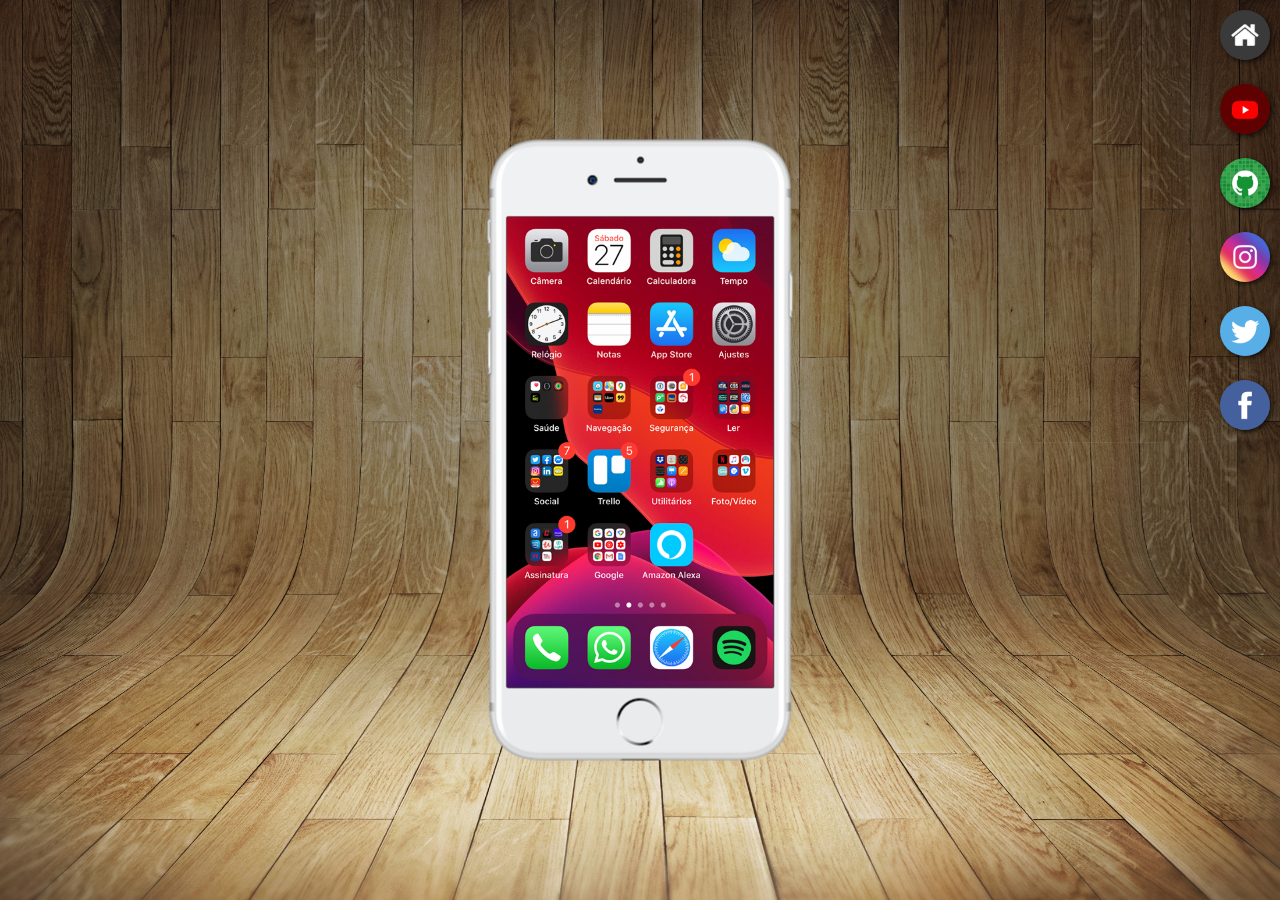
<file: index.html>
<!DOCTYPE html>
<html lang="pt-br">
<head>
    <meta charset="UTF-8">
    <meta http-equiv="X-UA-Compatible" content="IE=edge">
    <meta name="viewport" content="width=device-width, initial-scale=1.0">
    <link rel="shortcut icon" href="favicon.ico" type="image/x-icon">
    <link rel="stylesheet" href="estilos/style.css">
    <title>Projetos redes sociais</title>

</head>
<body>
    <main>
        <section id="smartphone">
            <iframe src="home.html" name="screen" id="screen" frameborder="0"> 
                Seu navegador nã é compativel com isso.
            </iframe>

        </section>
        <section id="social-media">
            <a href="home.html" target="screen"> <img src="imagens/logo-home.jpg" alt="Home"></a> <br>
            <a href="youtube.html" target="screen"> <img src="imagens/logo-youtube.jpg" alt="youtube"> </a> <br>
            <a href="github.html" target="screen"><img src="imagens/logo-github.jpg" alt=""> </a> <br>
            <a href="instagram.html" target="screen"> <img src="imagens/logo-instagram.jpg" alt=""></a> <br>
            <a href="twitter.html" target="screen"> <img src="imagens/logo-twitter.jpg" alt=""></a> <br>
            <a href="facebook.html" target="screen"> <img src="imagens/logo-facebook.jpg" alt=""></a> <br>
 <br>
        </section>
    </main>
    
</body>
</html>
</file>
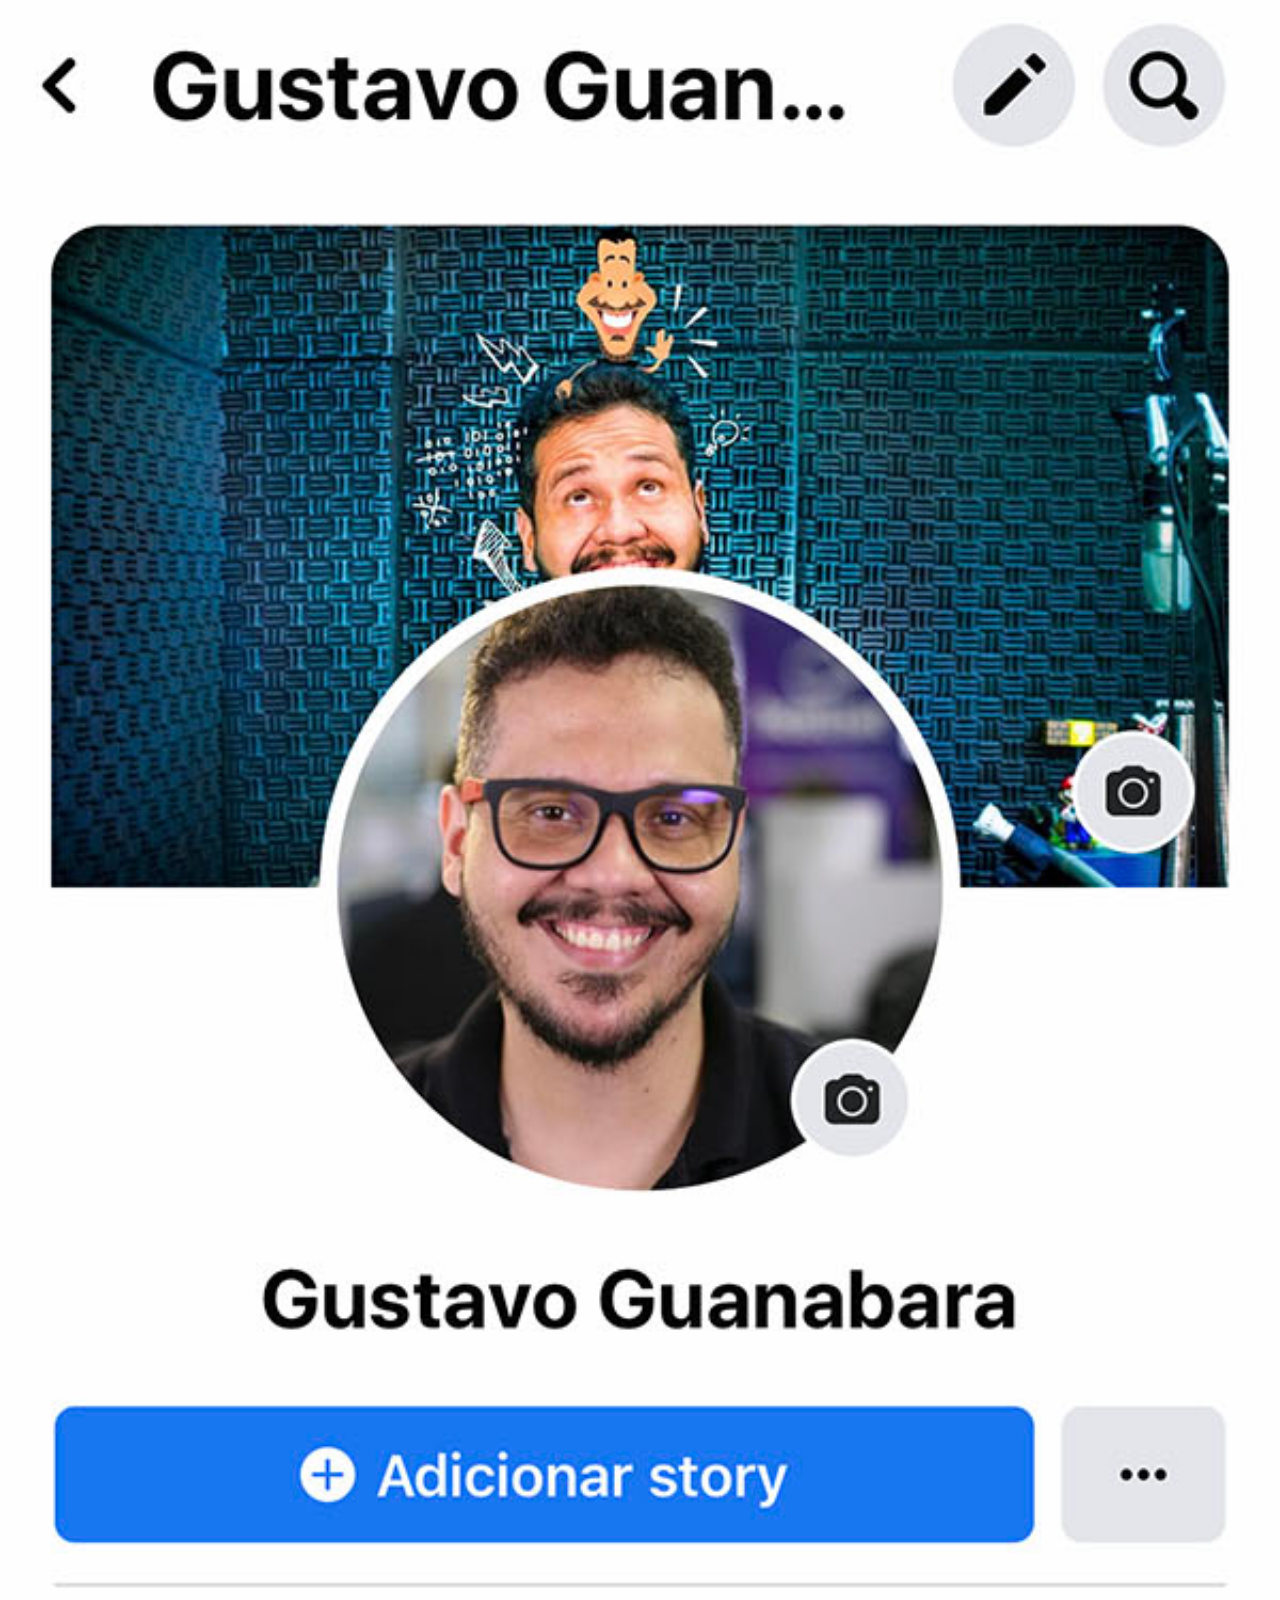
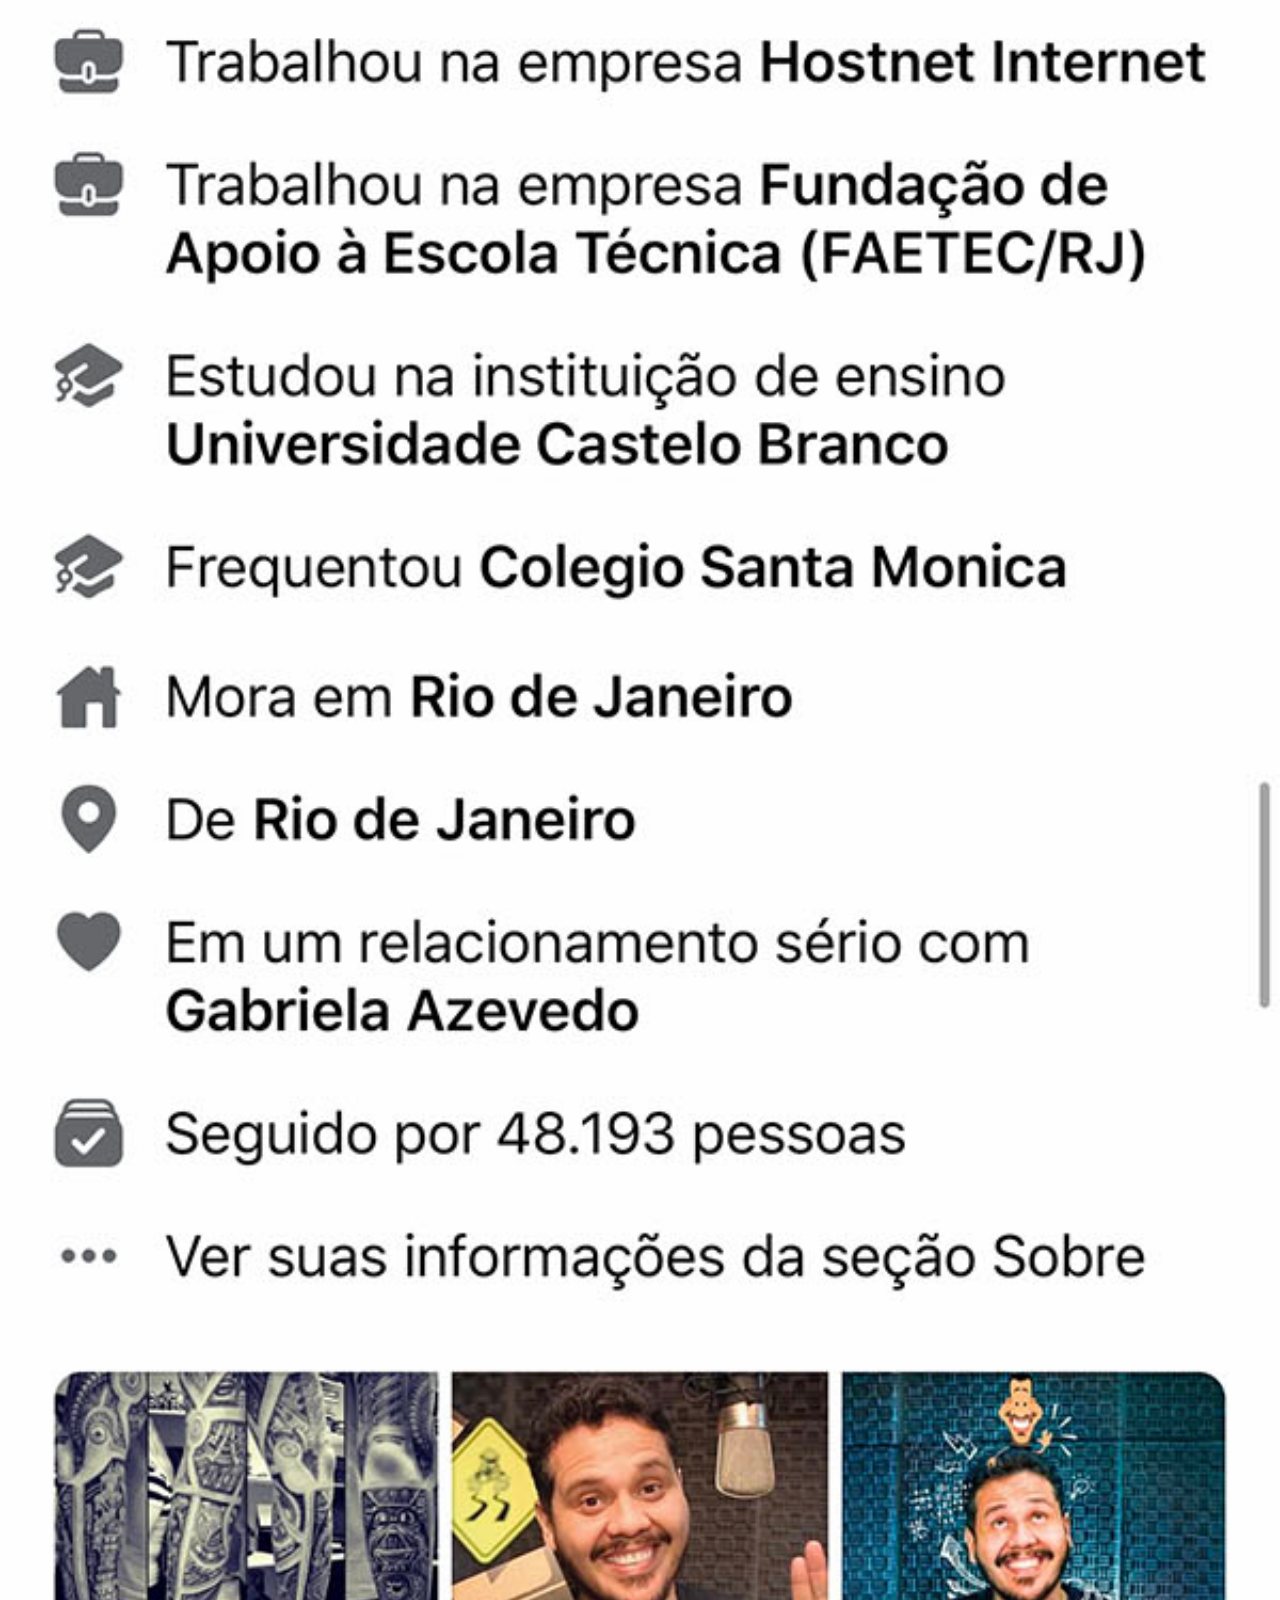
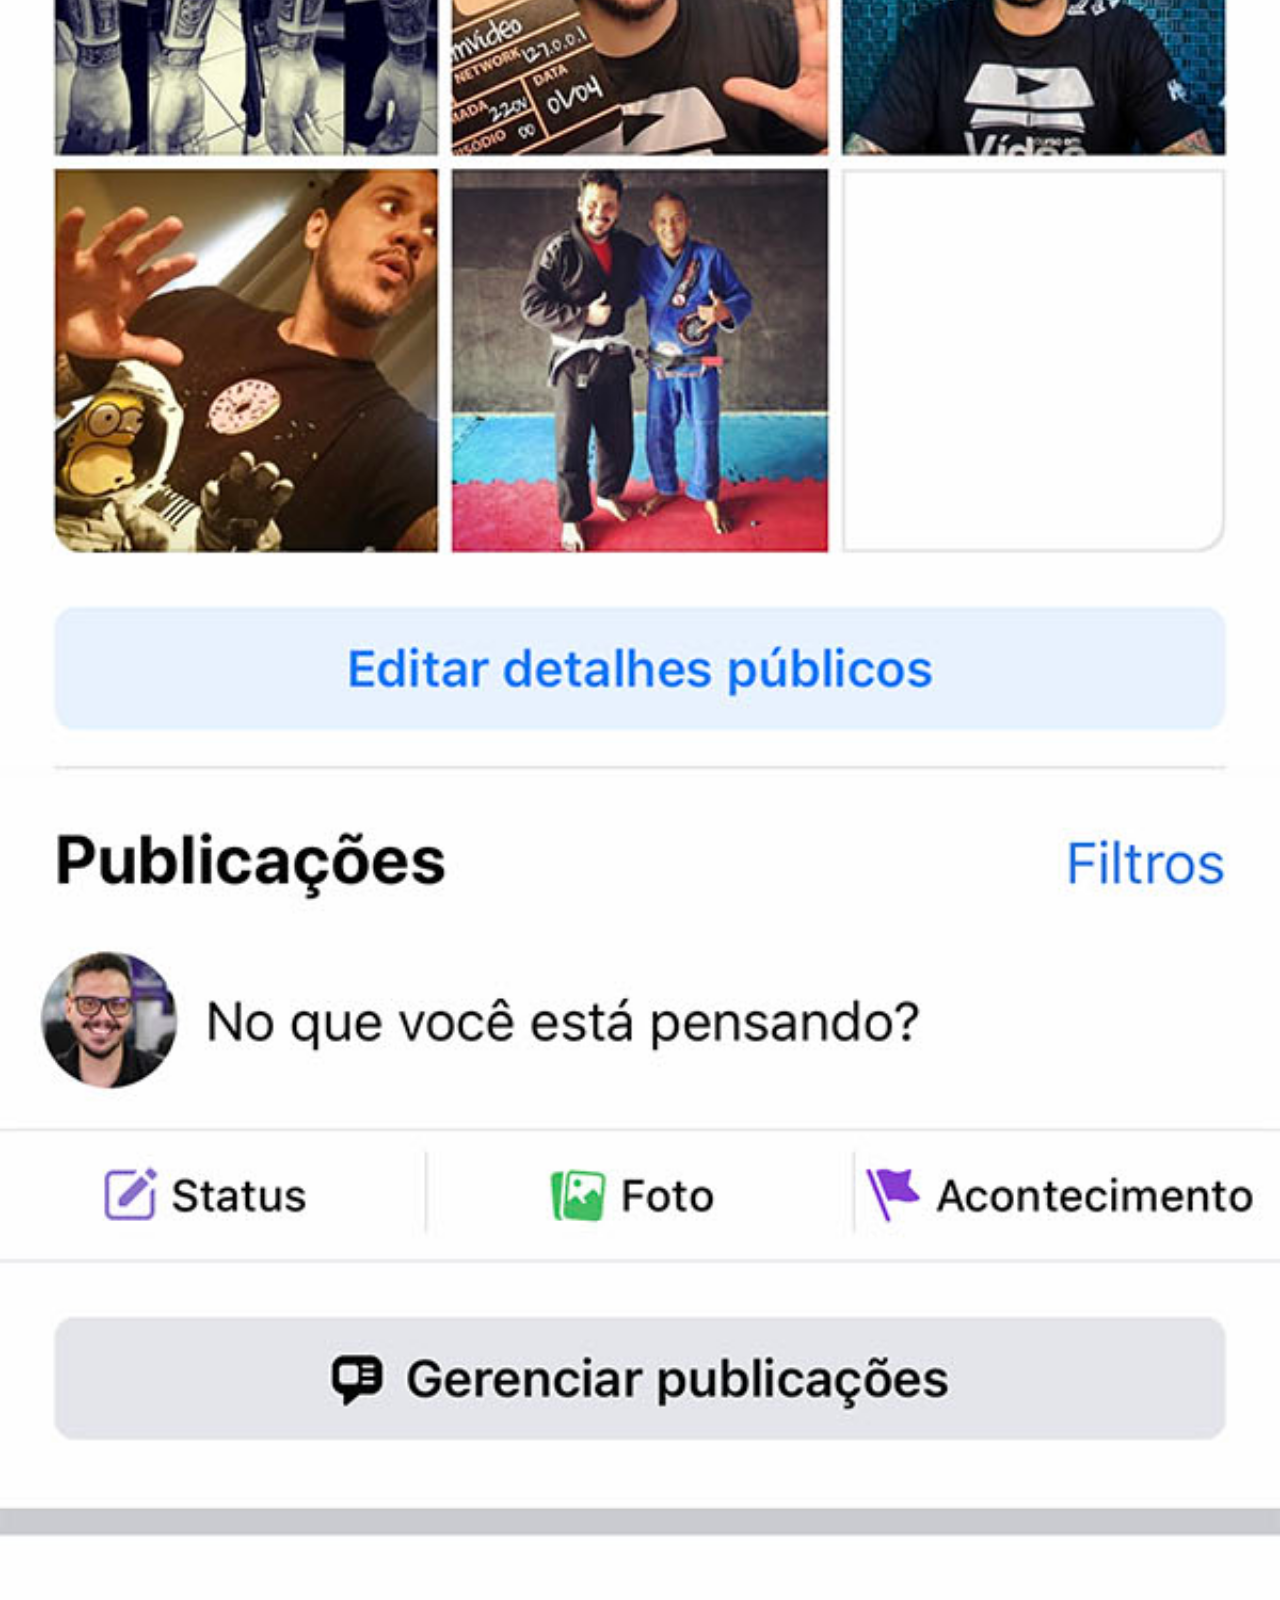
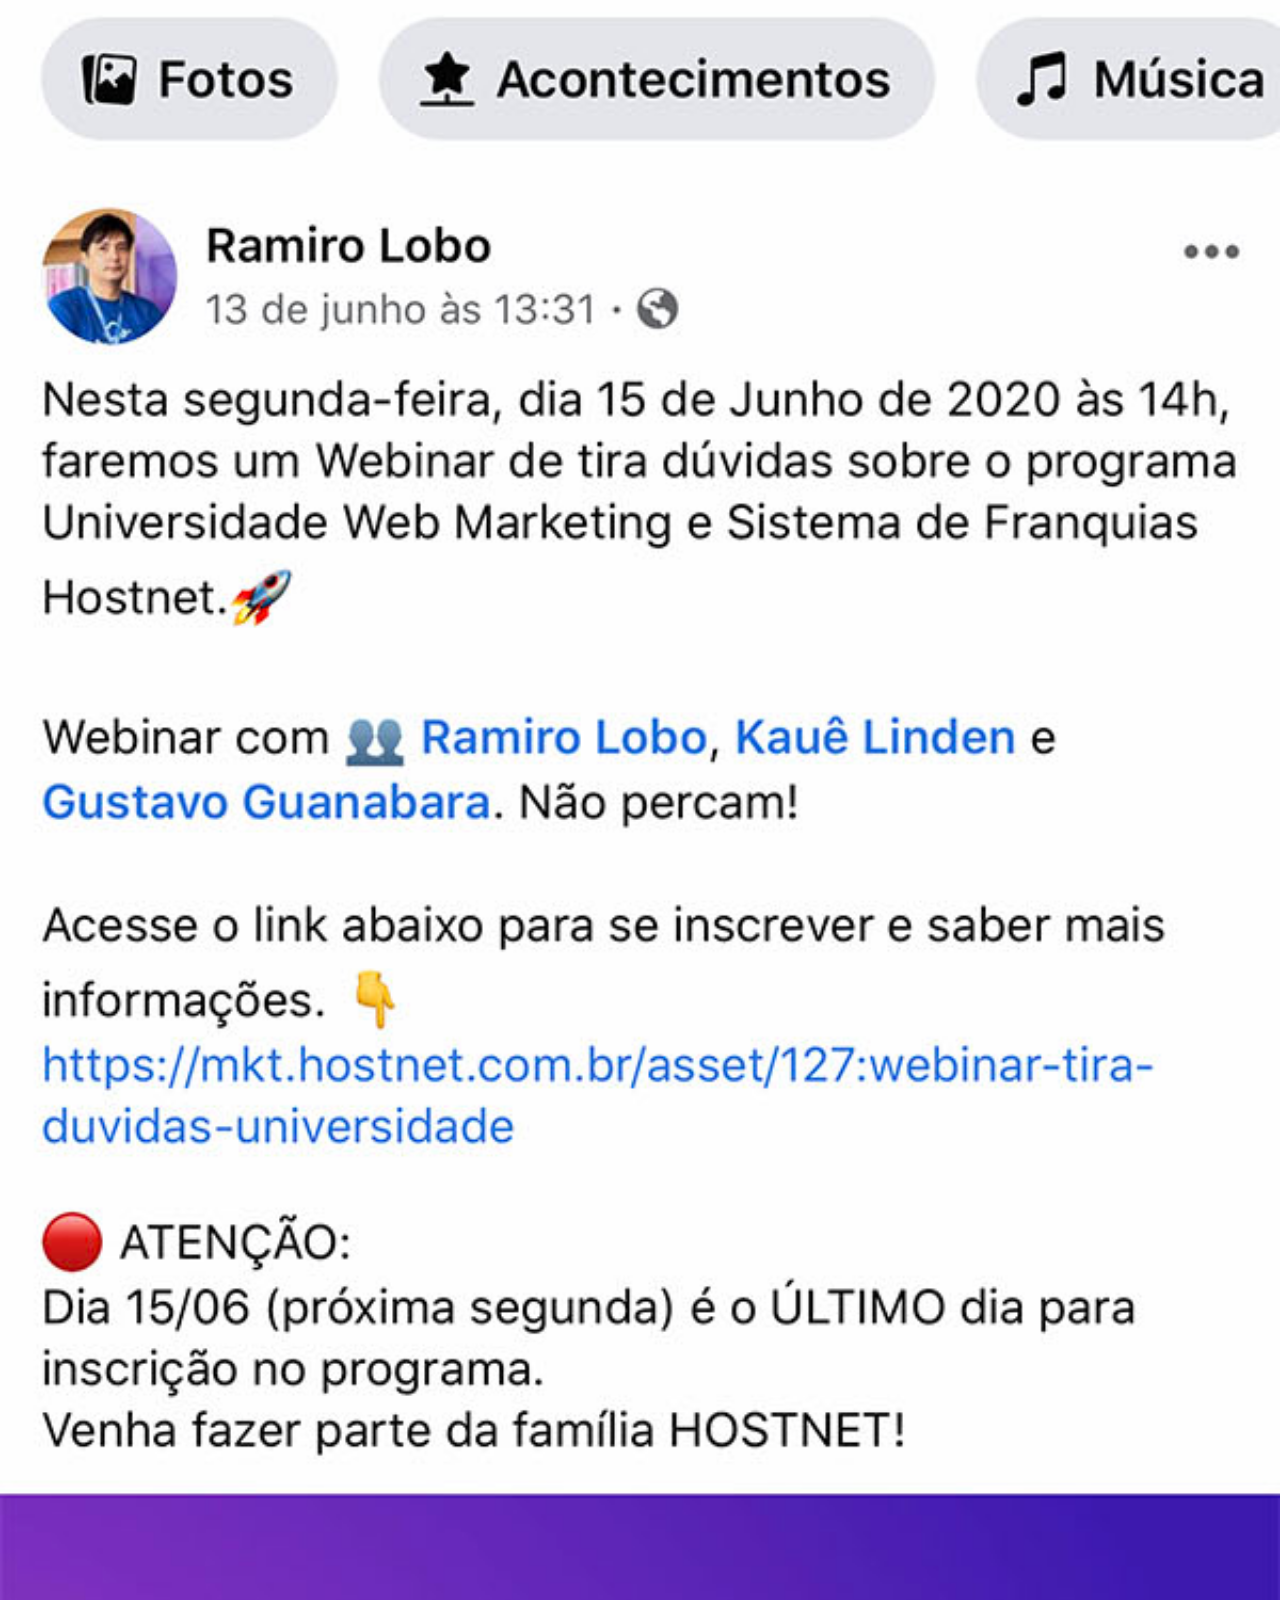
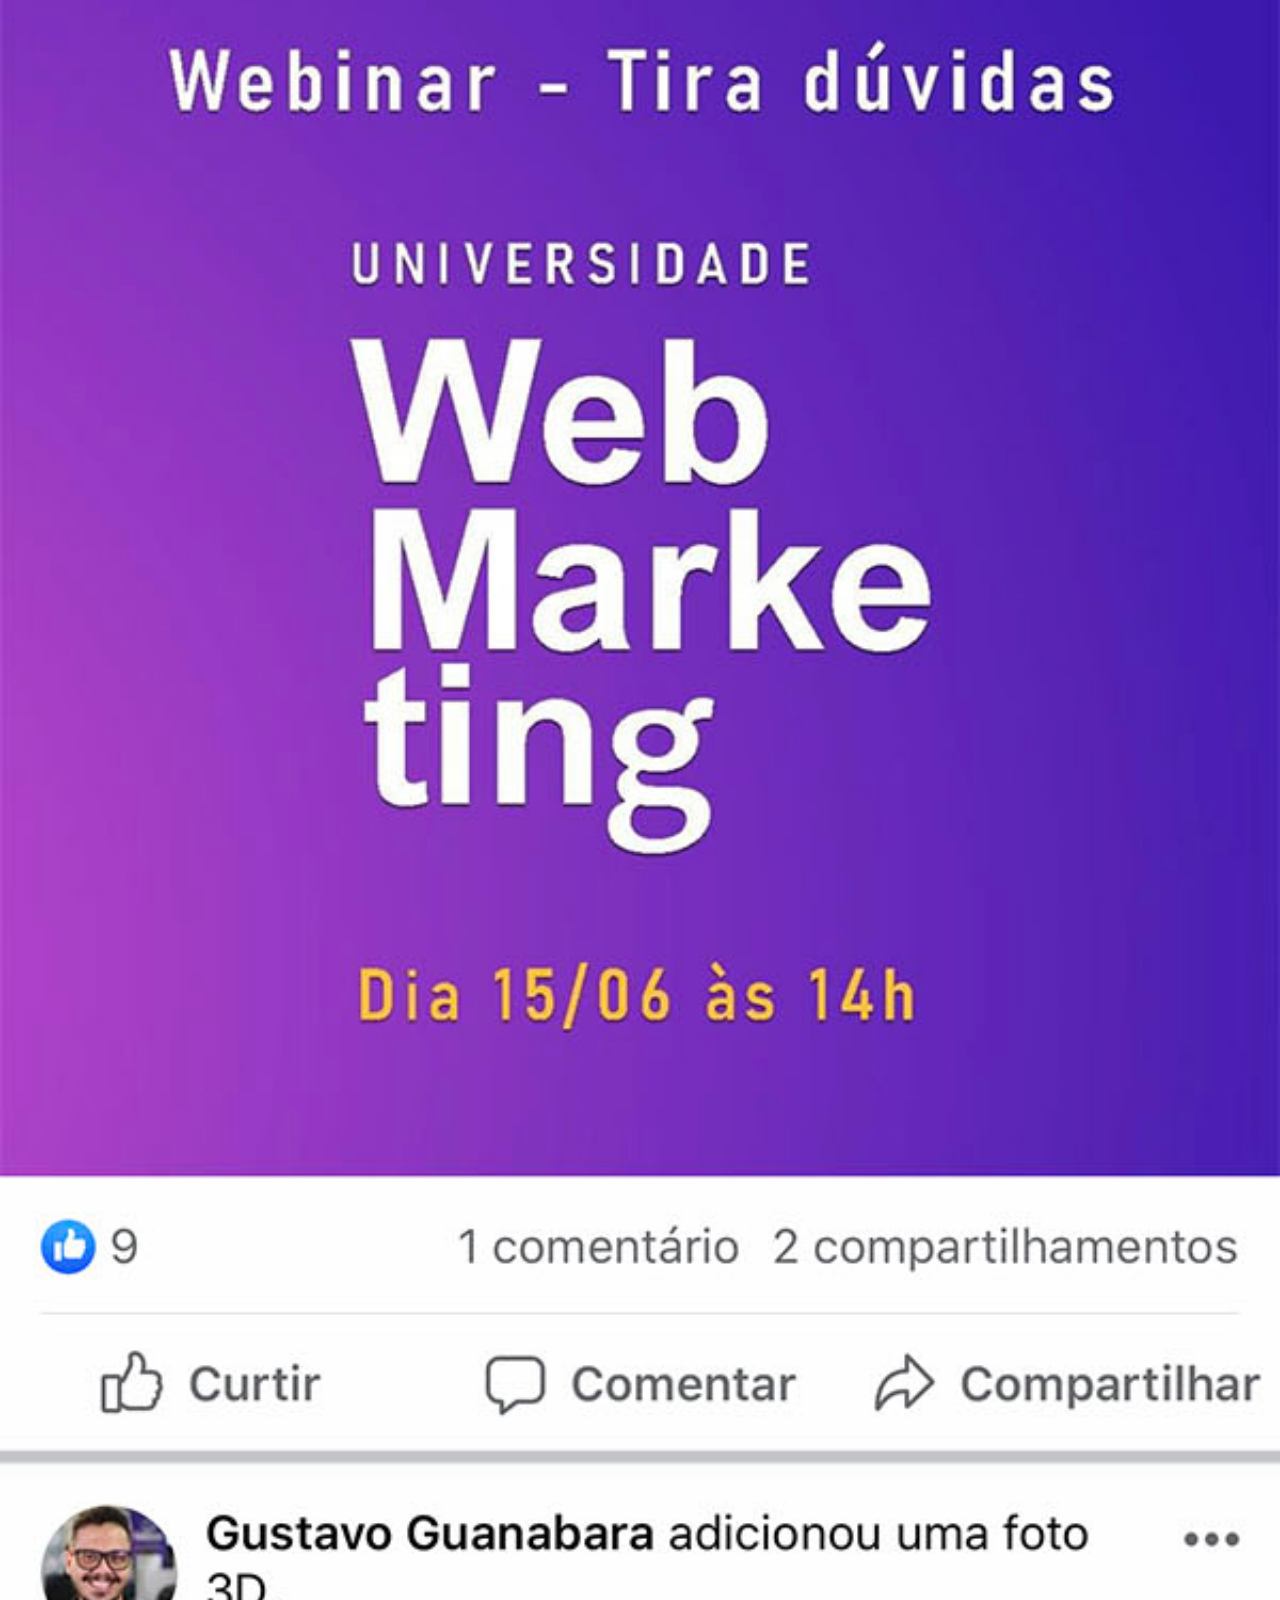
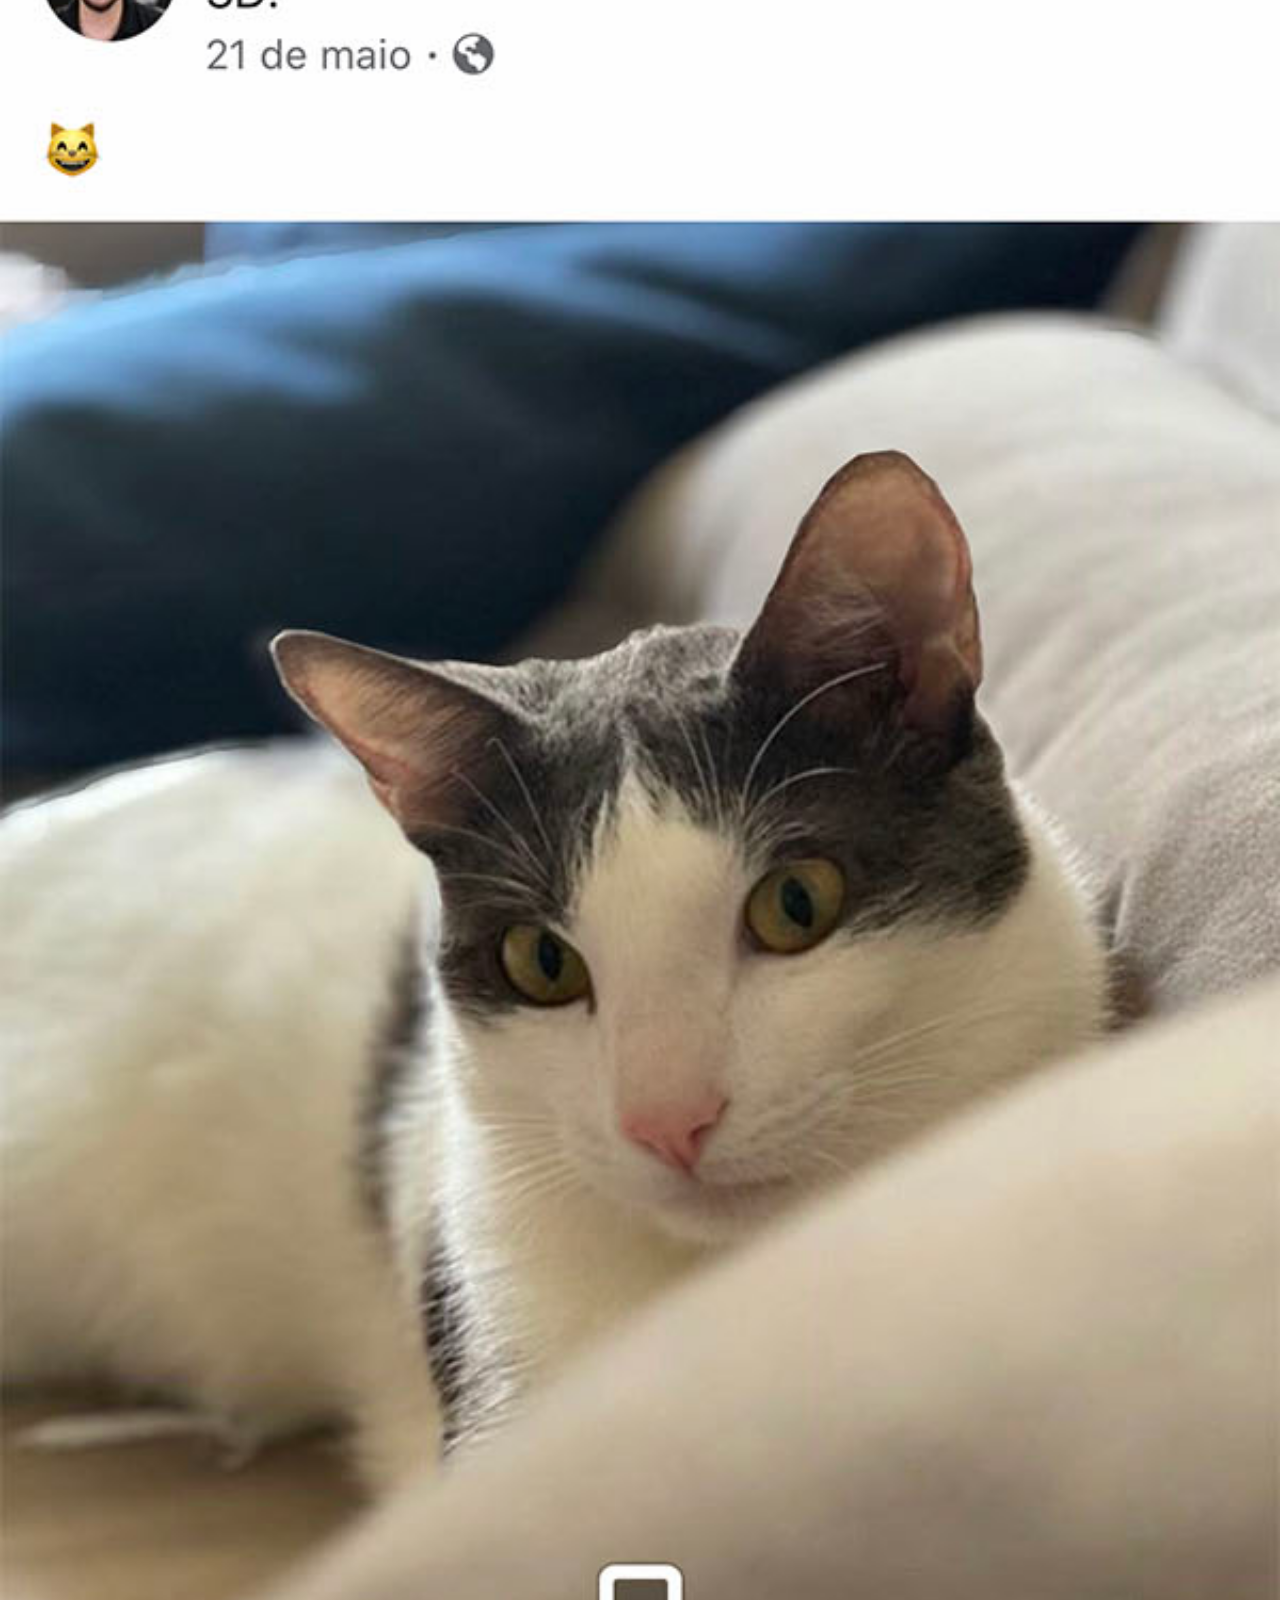
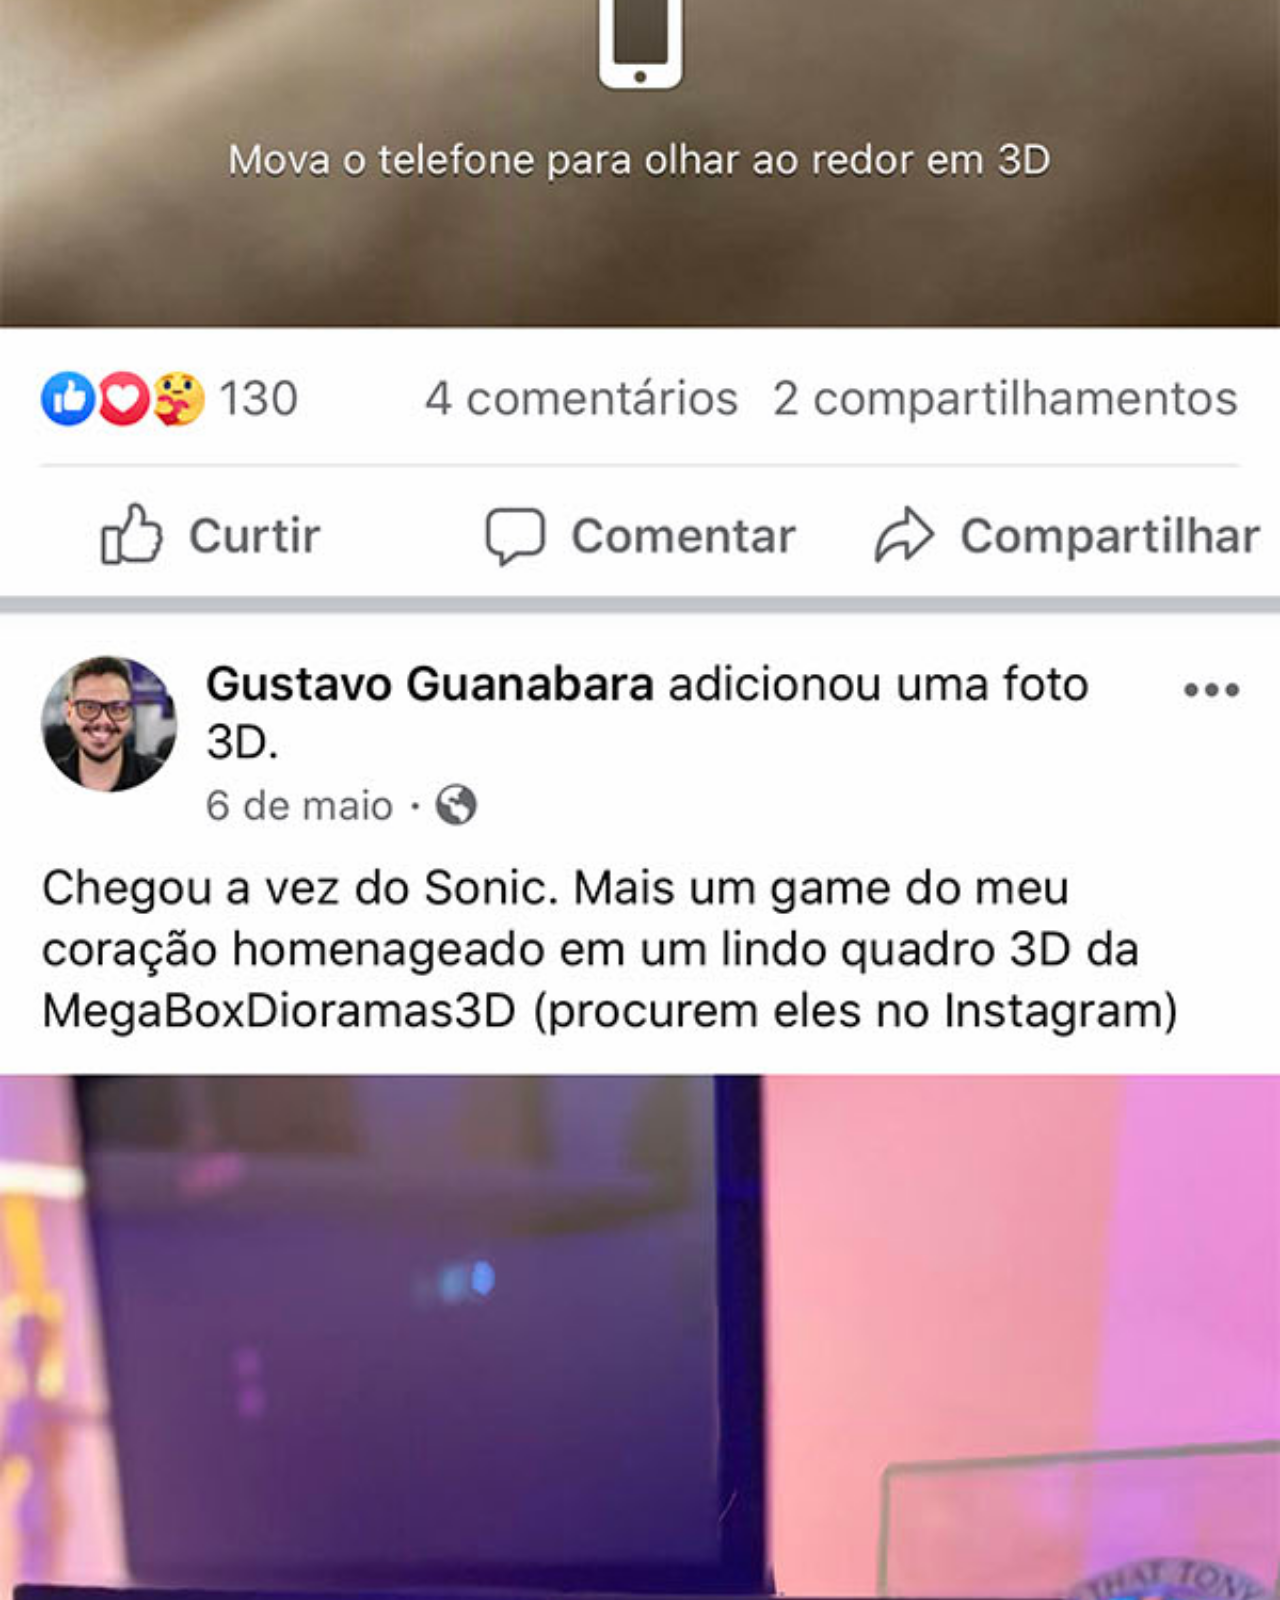
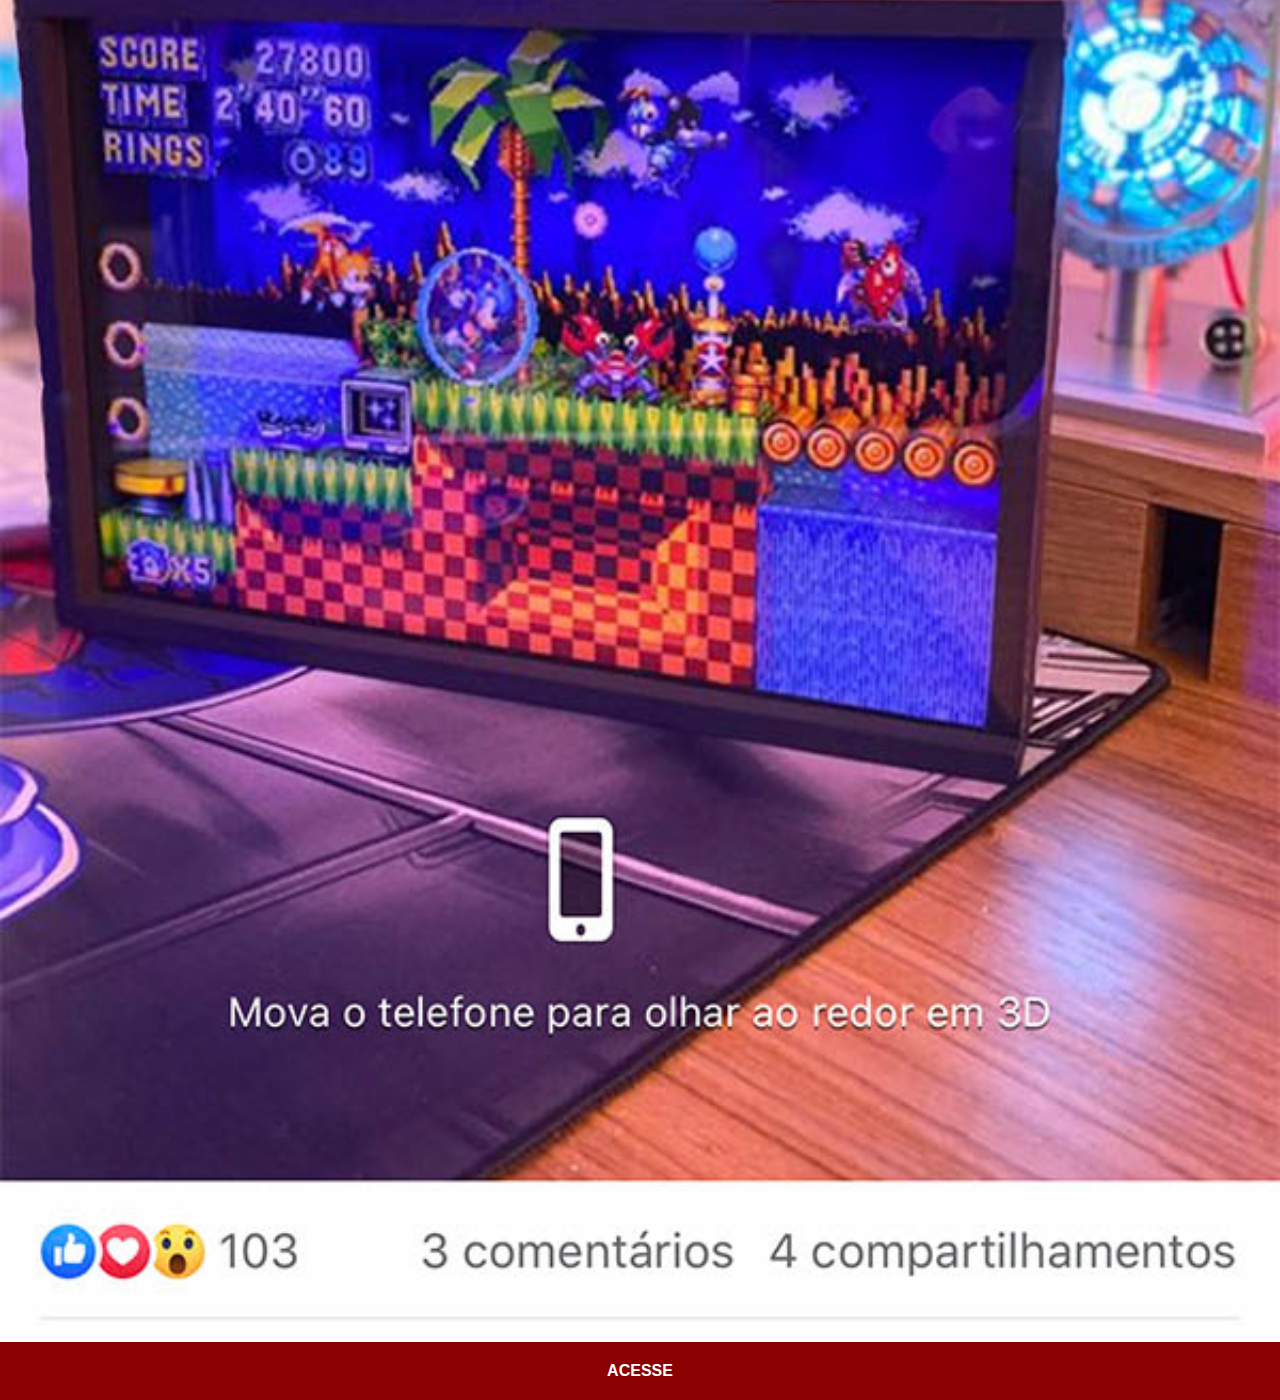
<file: facebook.html>
<!DOCTYPE html>
<html lang="en">
<head>
    <meta charset="UTF-8">
    <meta http-equiv="X-UA-Compatible" content="IE=edge">
    <meta name="viewport" content="width=device-width, initial-scale=1.0">
    <title>Facebook</title>
    <link rel="stylesheet" href="estilos/social.css">
</head>
<body>
    <img src="imagens/tela-facebook.jpg" alt="Facebook">
    <a href="https://www.facebook.com/gustavoguanabara" target="_blank"> ACESSE</a>
    
</body>
</html>
</file>
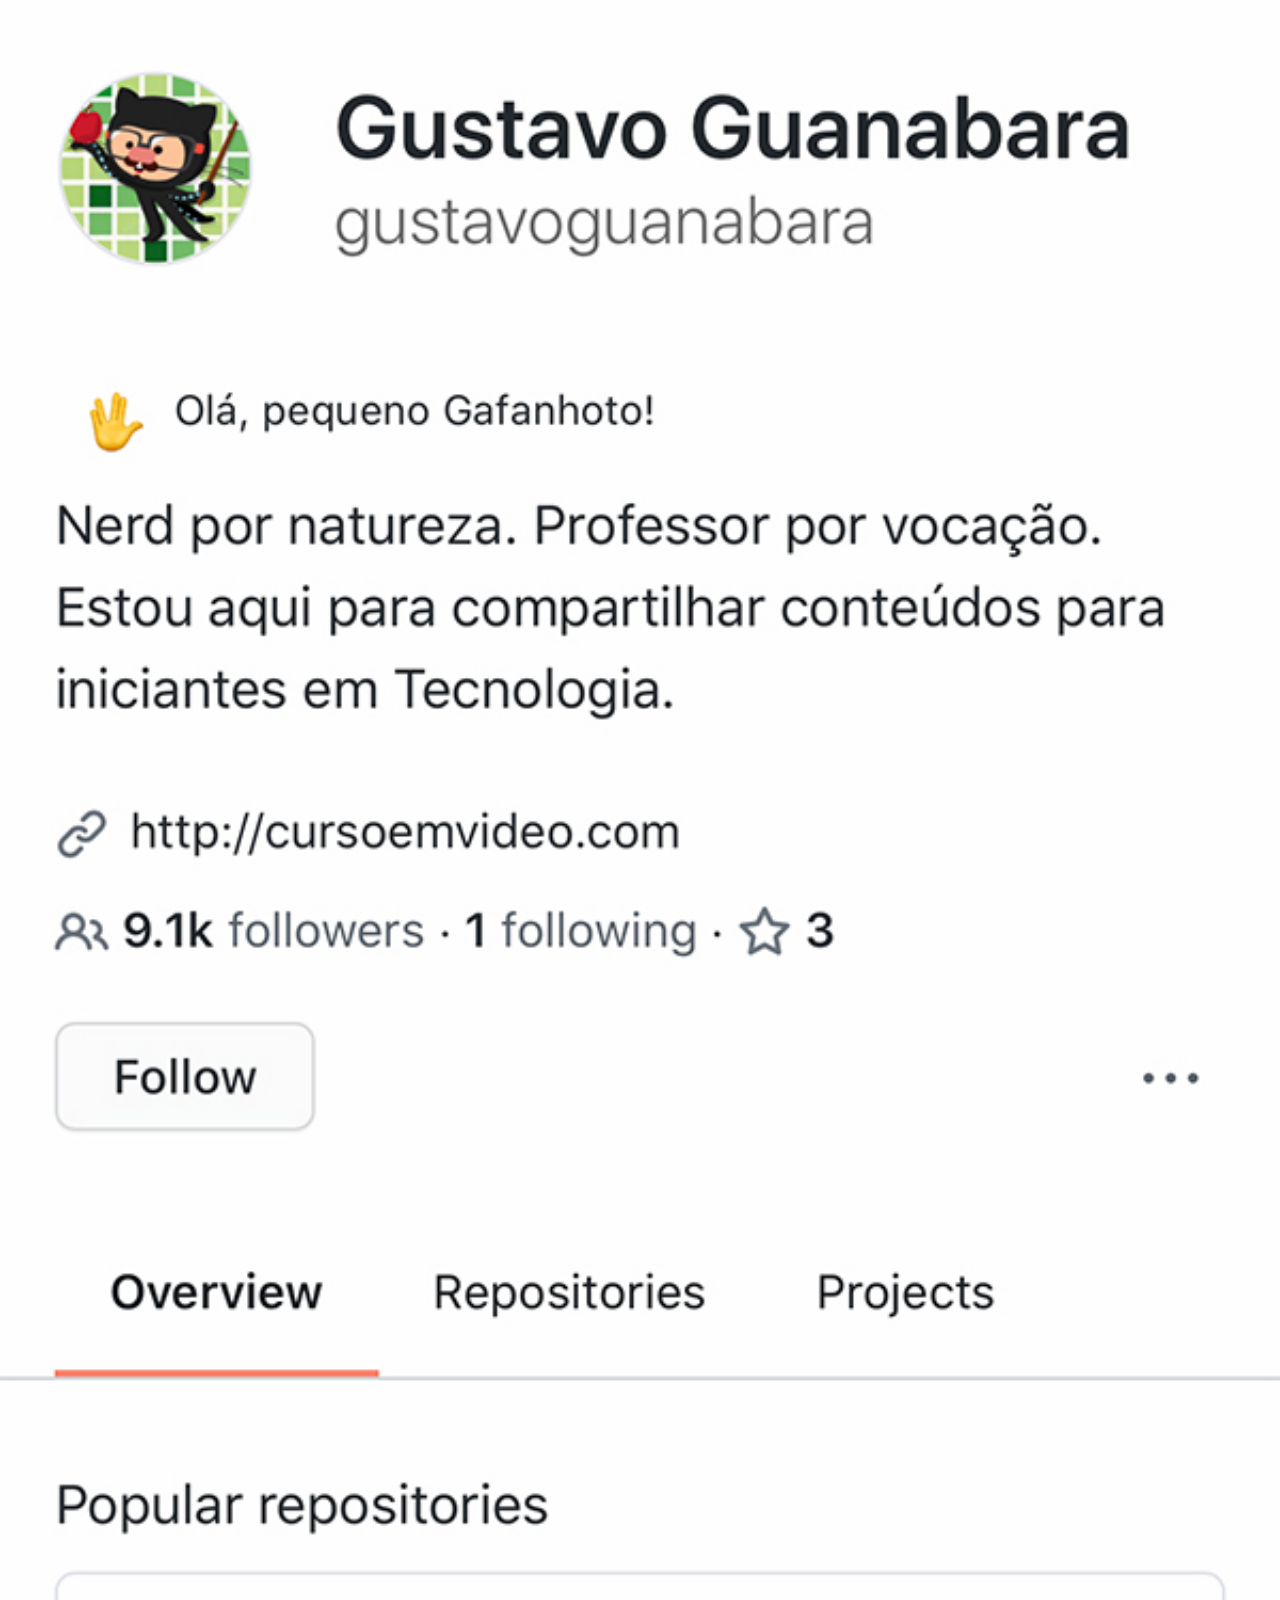
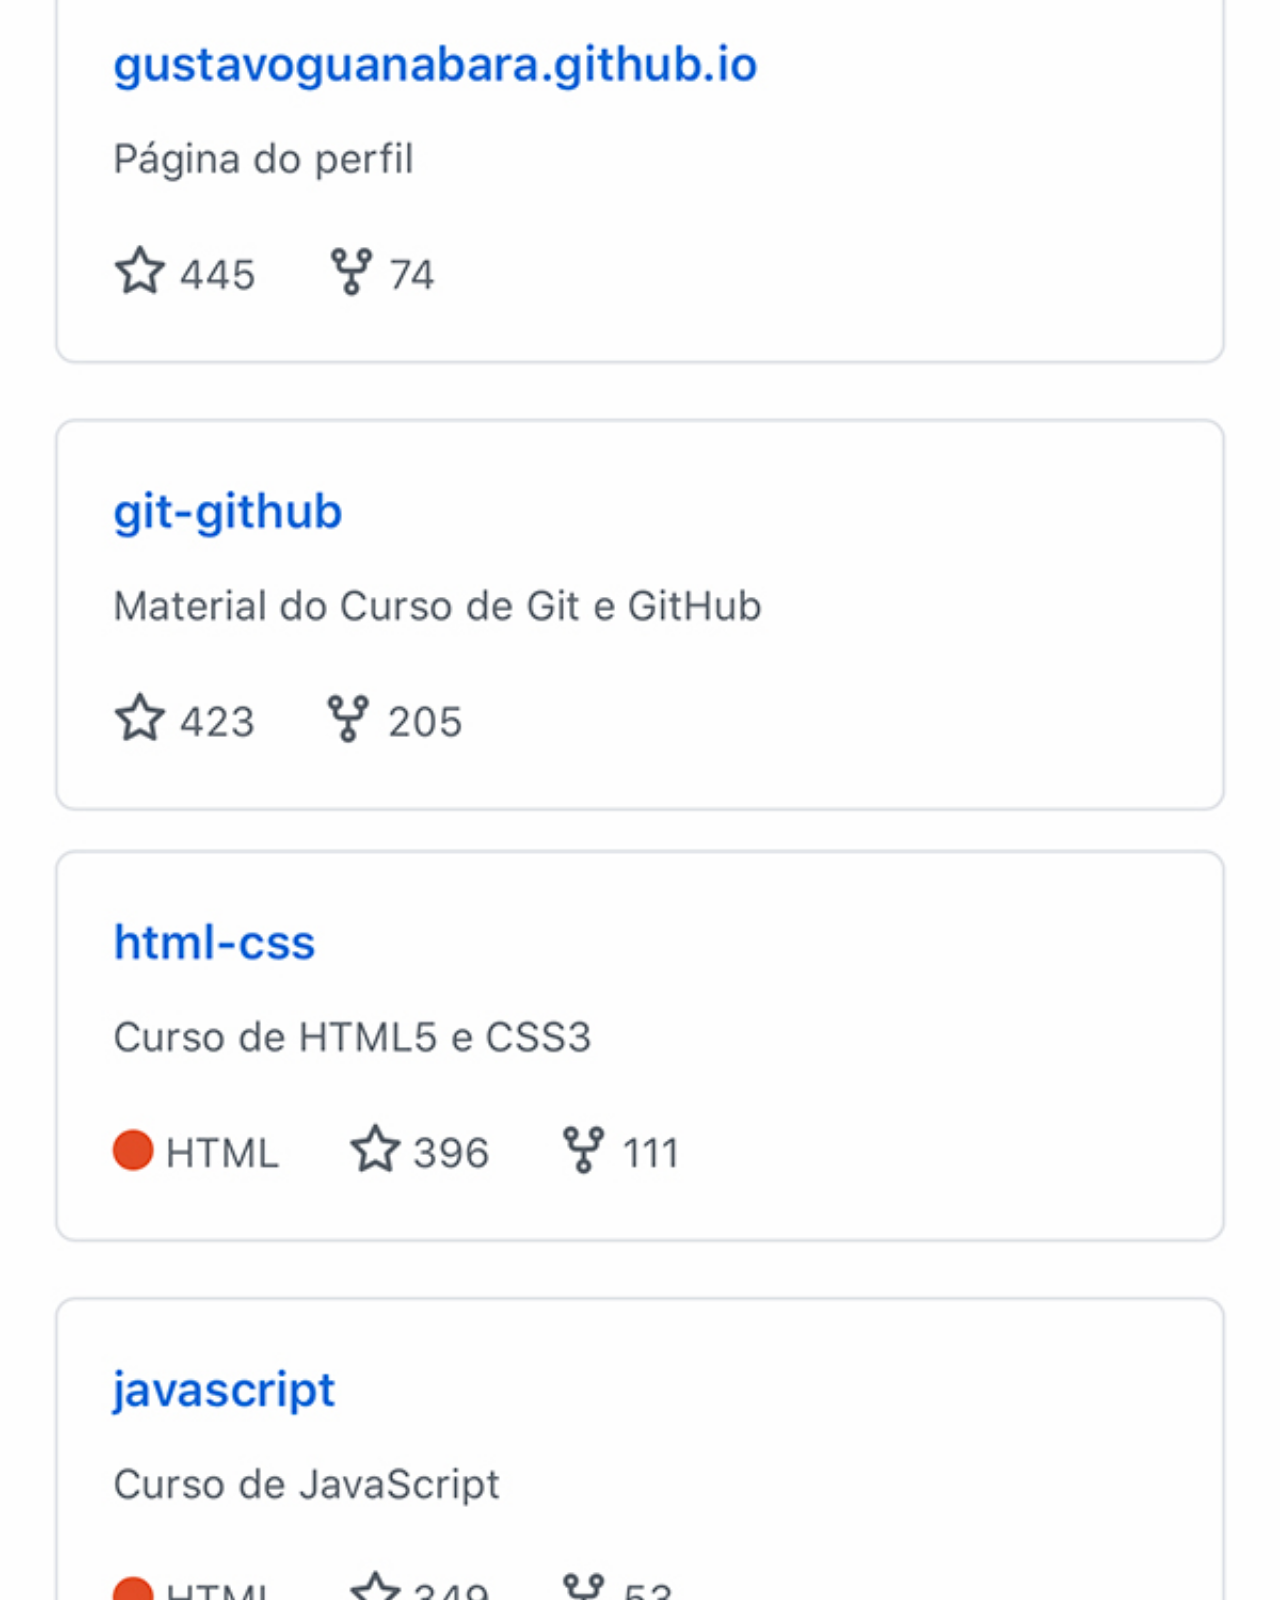
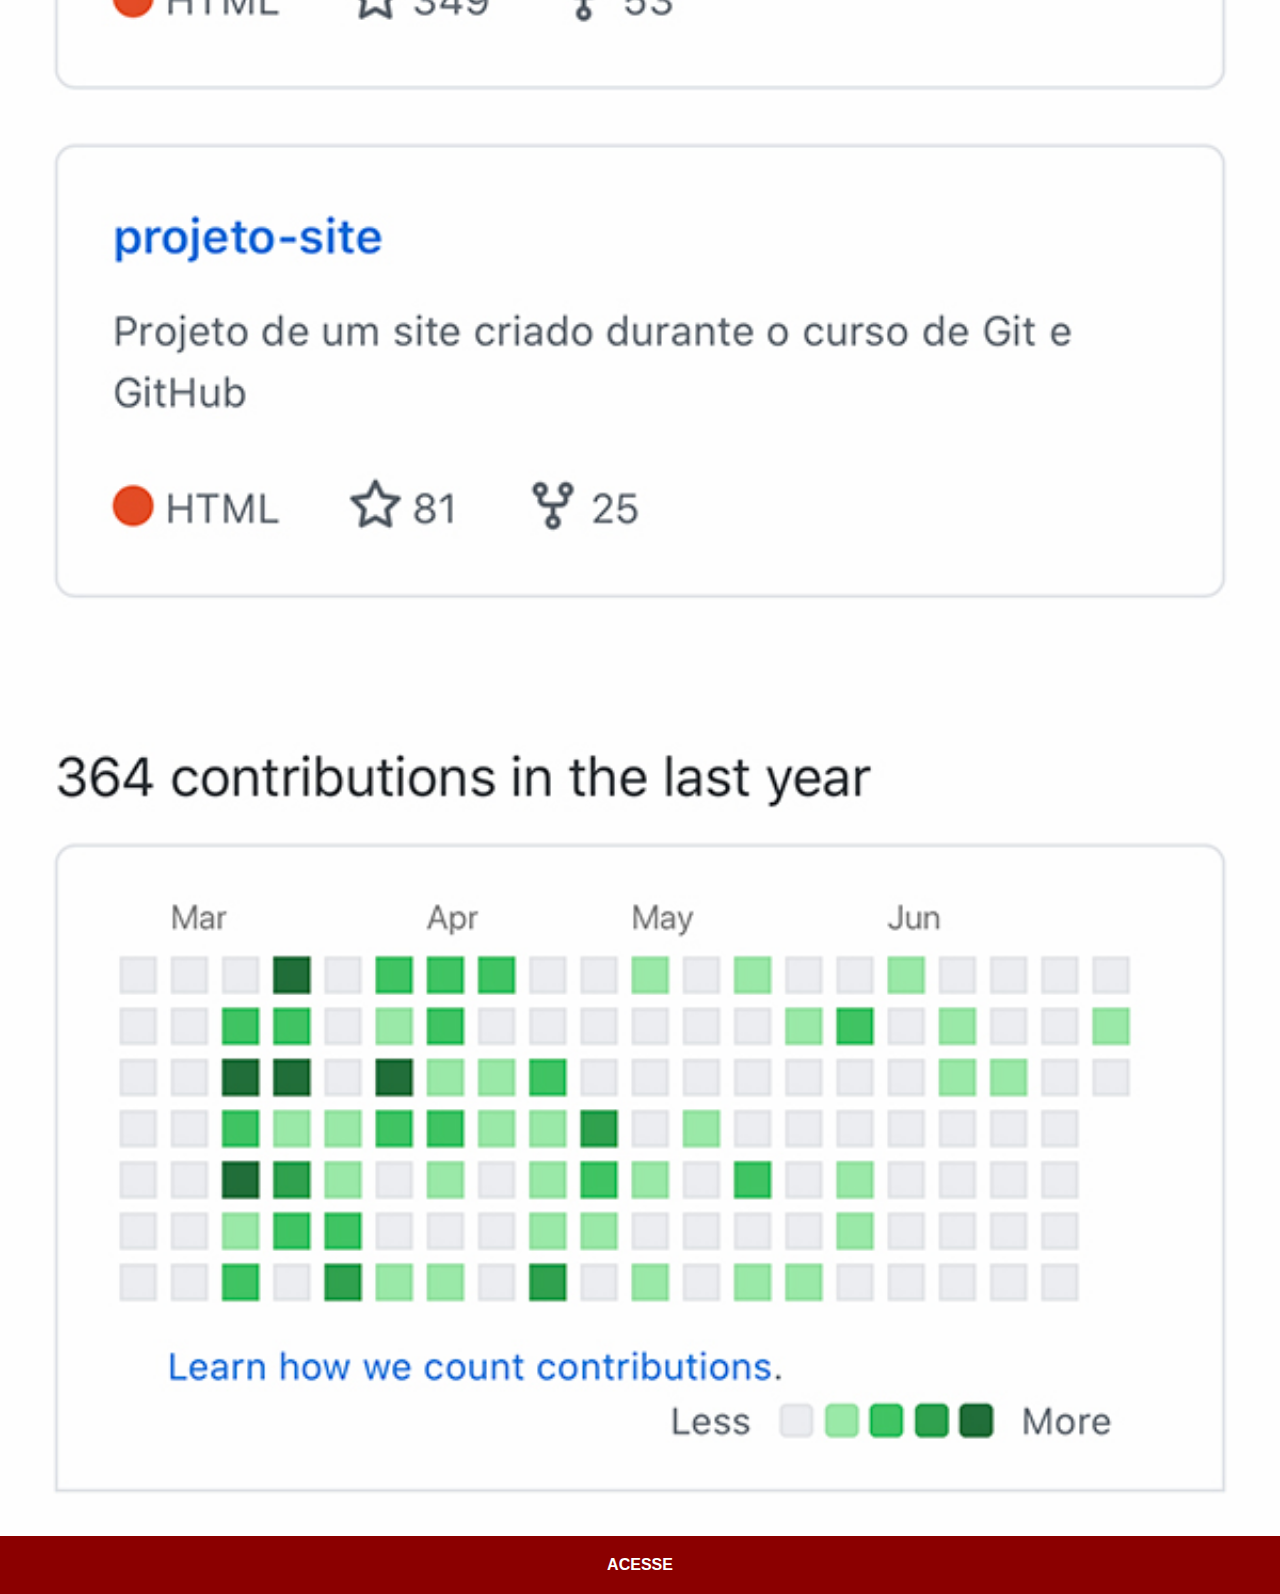
<file: github.html>
<!DOCTYPE html>
<html lang="en">
<head>
    <meta charset="UTF-8">
    <meta http-equiv="X-UA-Compatible" content="IE=edge">
    <meta name="viewport" content="width=device-width, initial-scale=1.0">
    <title>Github</title>
    <link rel="stylesheet" href="estilos/social.css">
</head>
<body>
    <img src="imagens/tela-github.jpg" alt="Github">
    <a href="https://github.com/gustavoguanabara" target="_blank"> ACESSE</a>
    
</body>
</html>
</file>
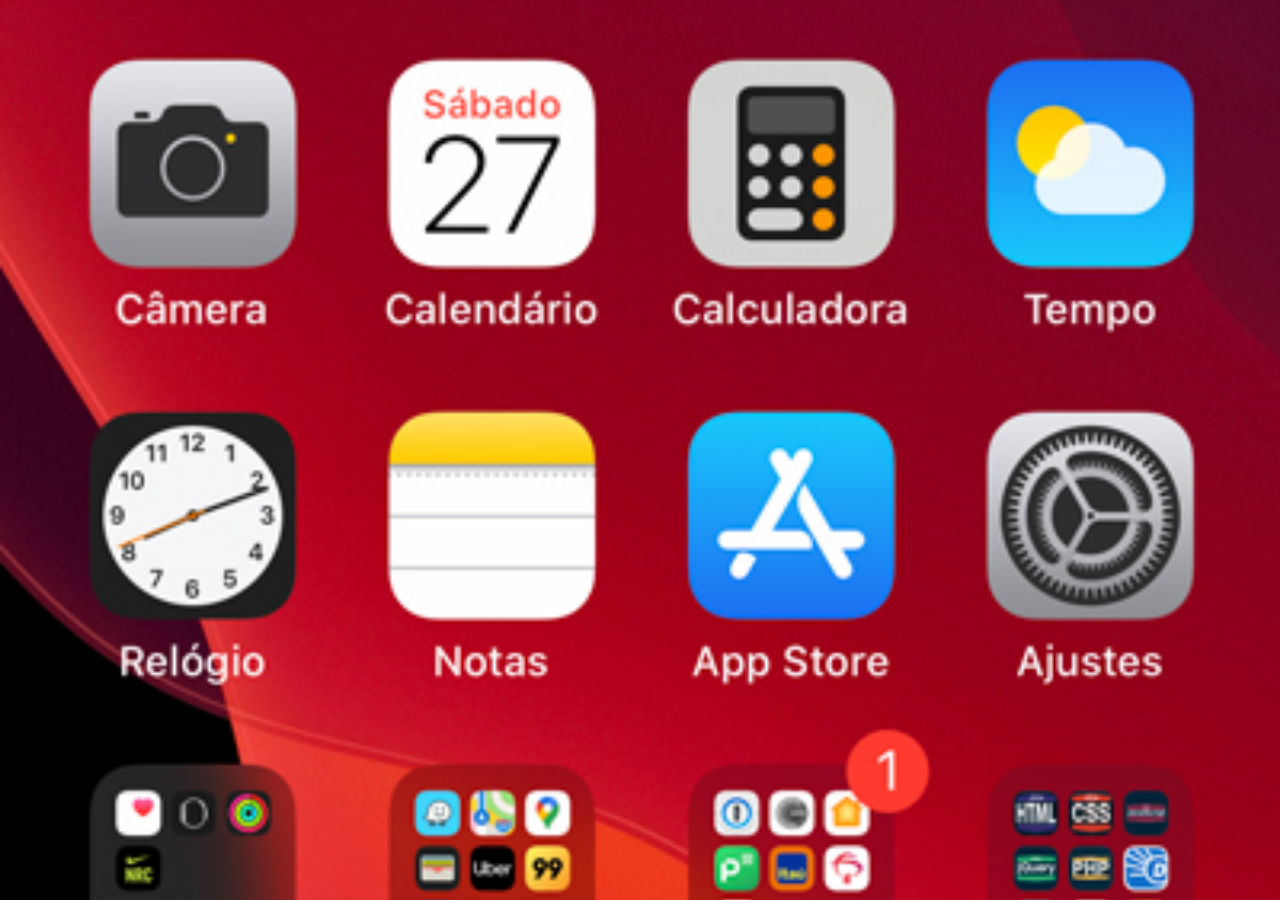
<file: home.html>
<!DOCTYPE html>
<html lang="en">
<head>
    <meta charset="UTF-8">
    <meta http-equiv="X-UA-Compatible" content="IE=edge">
    <meta name="viewport" content="width=device-width, initial-scale=1.0">
    <title>Home</title>
    <style>
        *{
            margin: 0px;
            padding: 0px;
        }

        body{
            width: 100vw;
            height: 100vh;
            background: url(imagens/tela-home.jpg) no-repeat top center;
            background-size: cover;

        }
    </style>
</head>
<body>
    
</body>
</html>
</file>
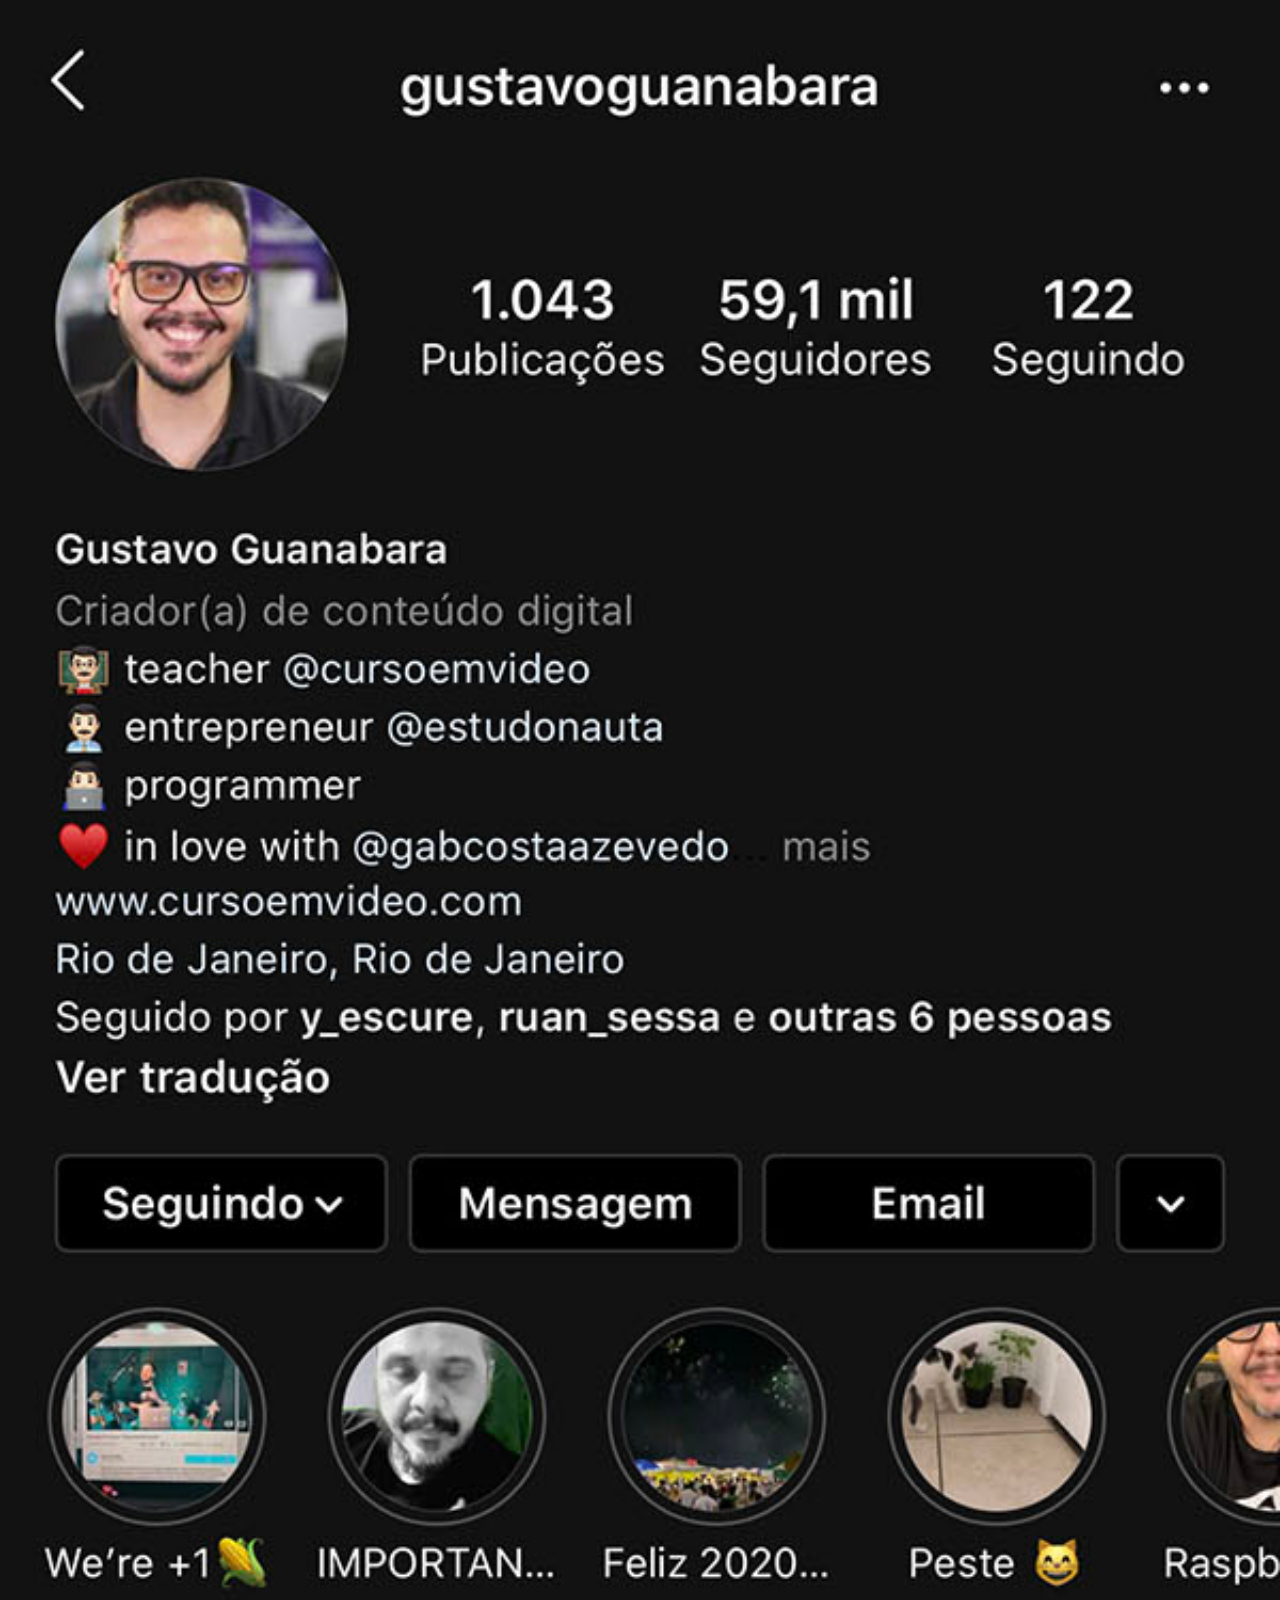
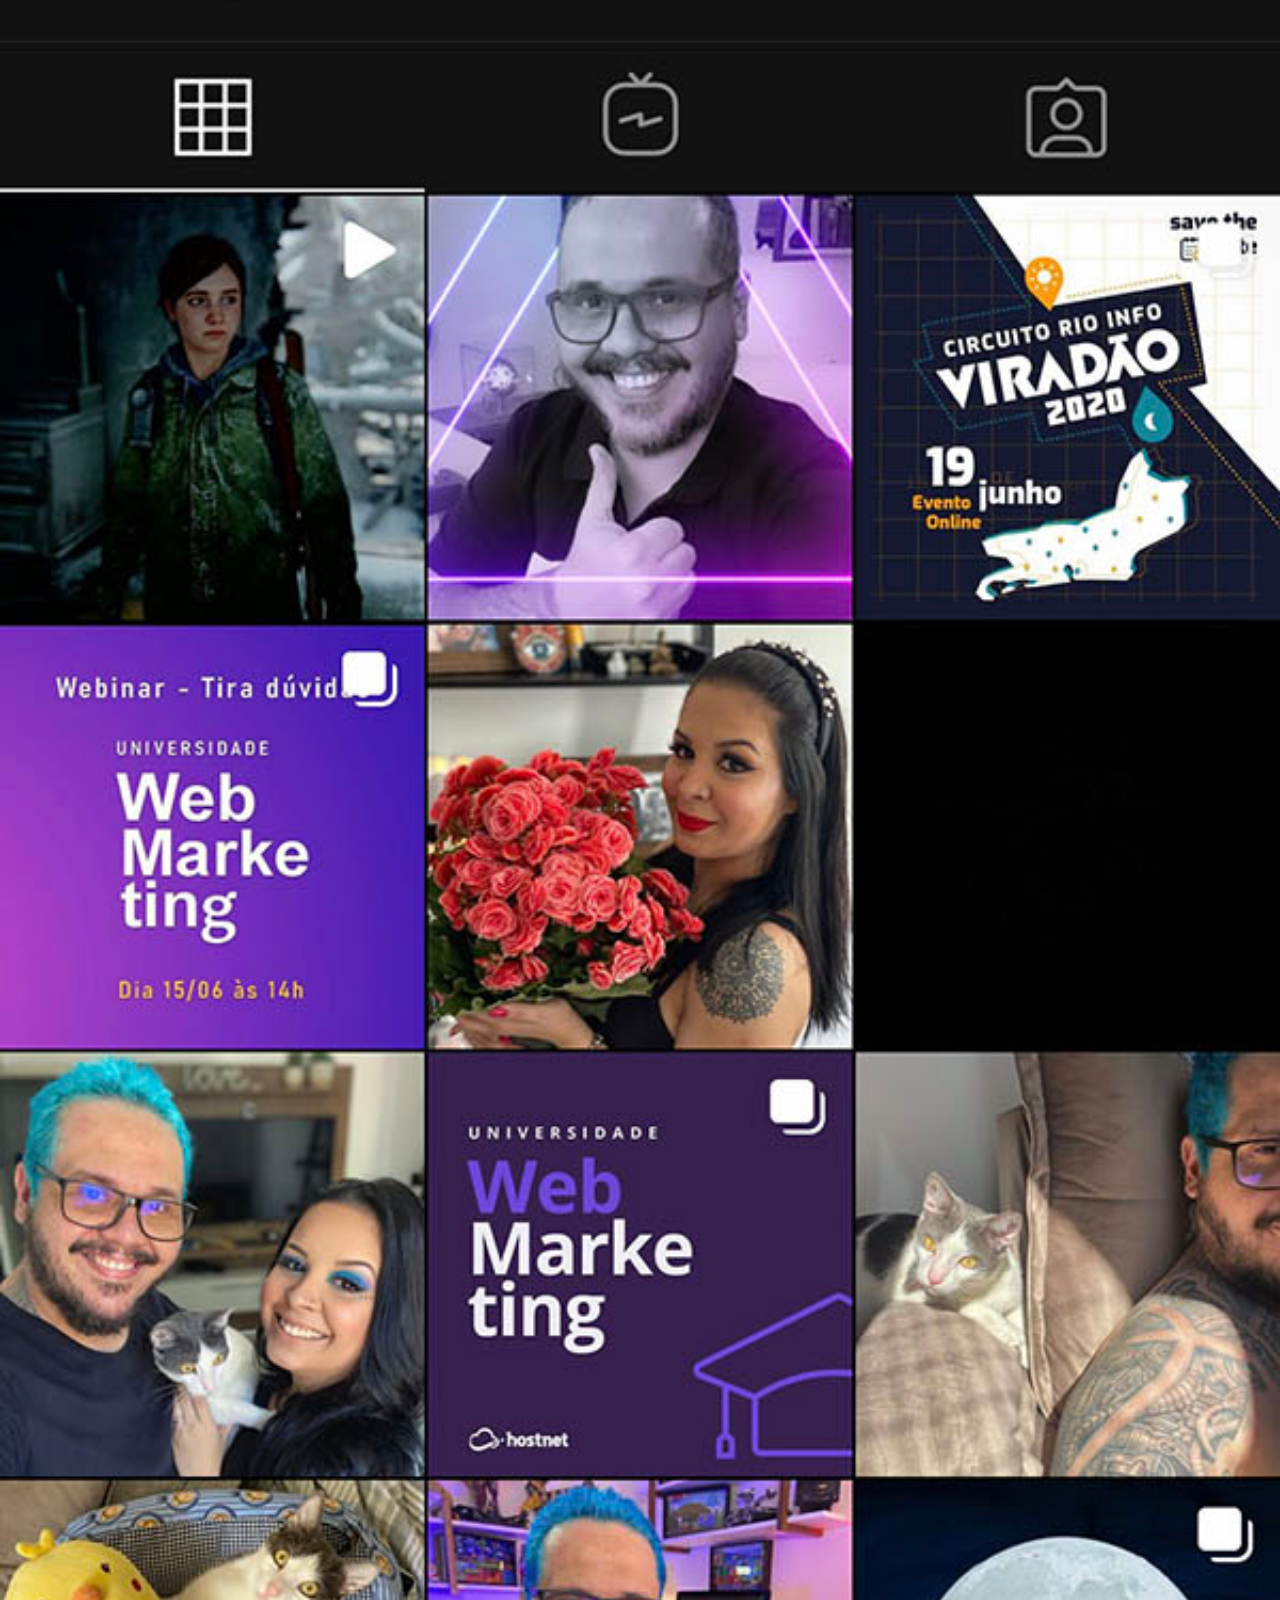
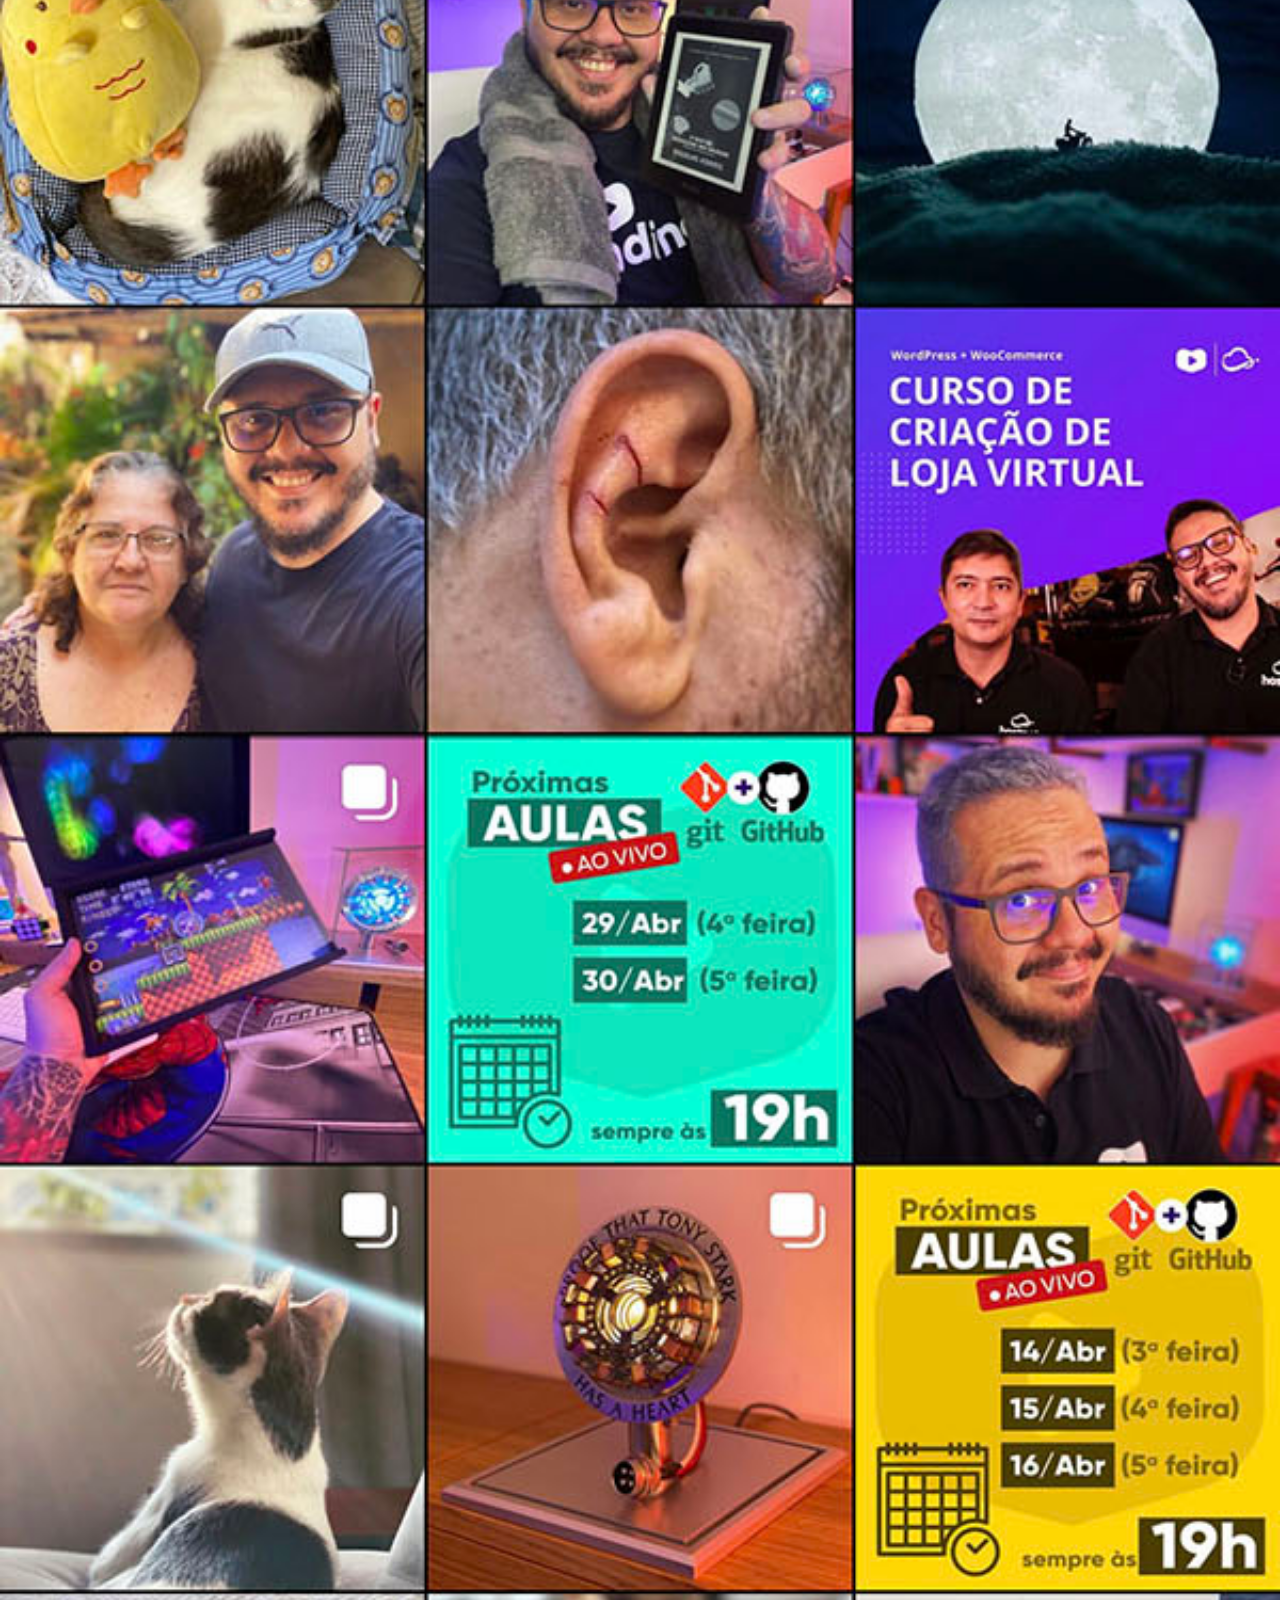
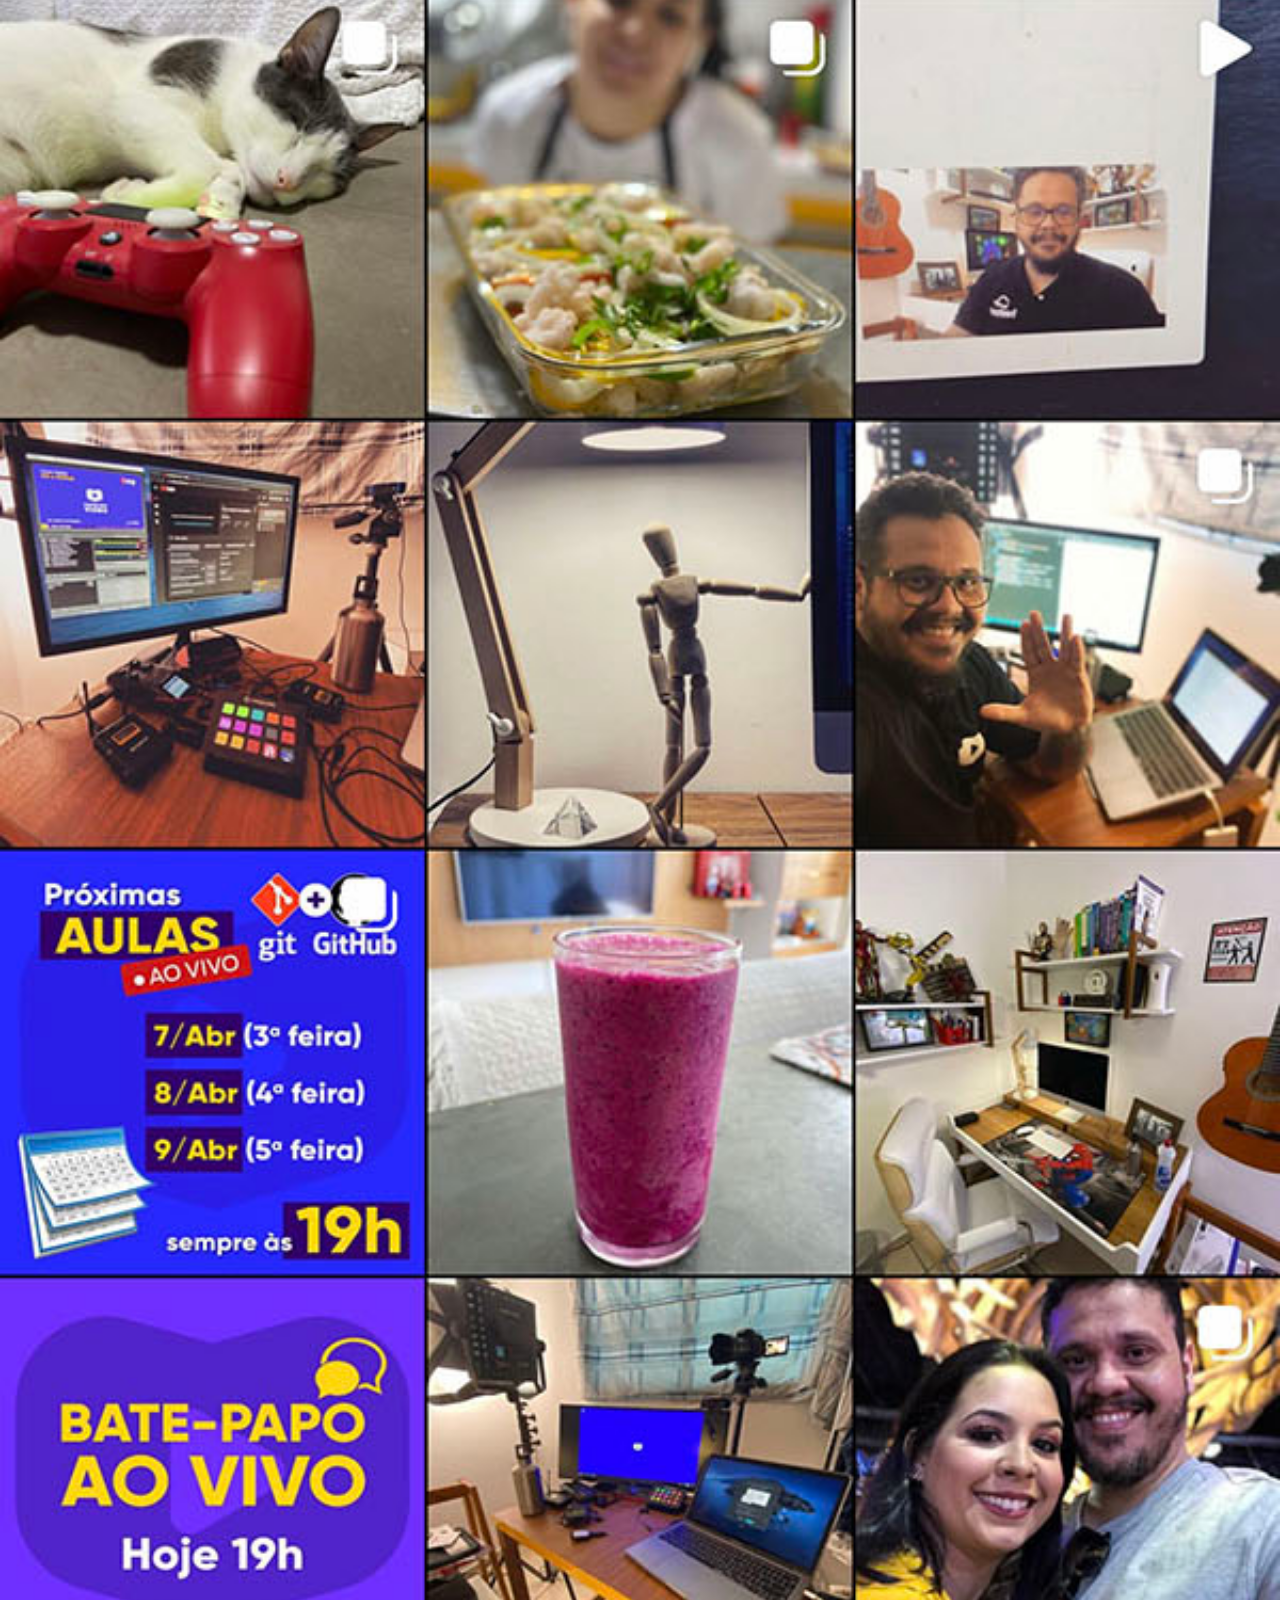
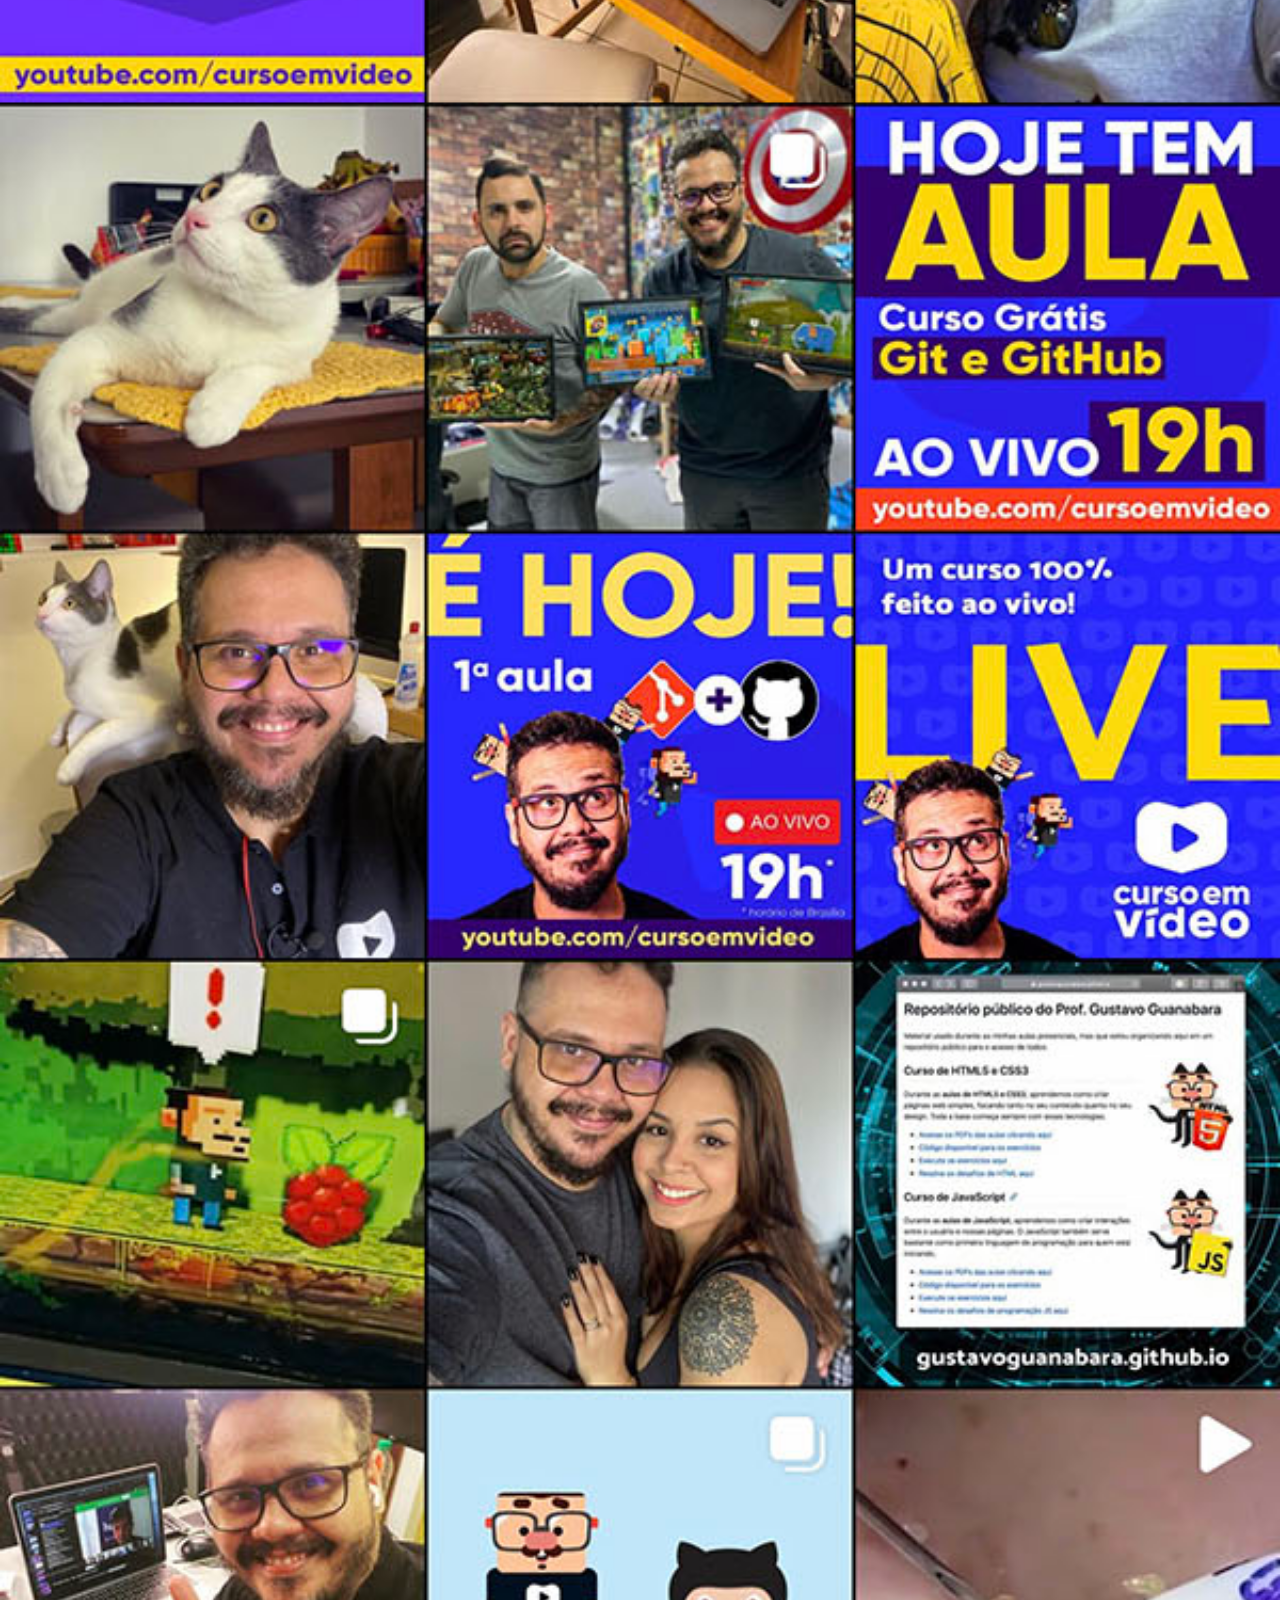
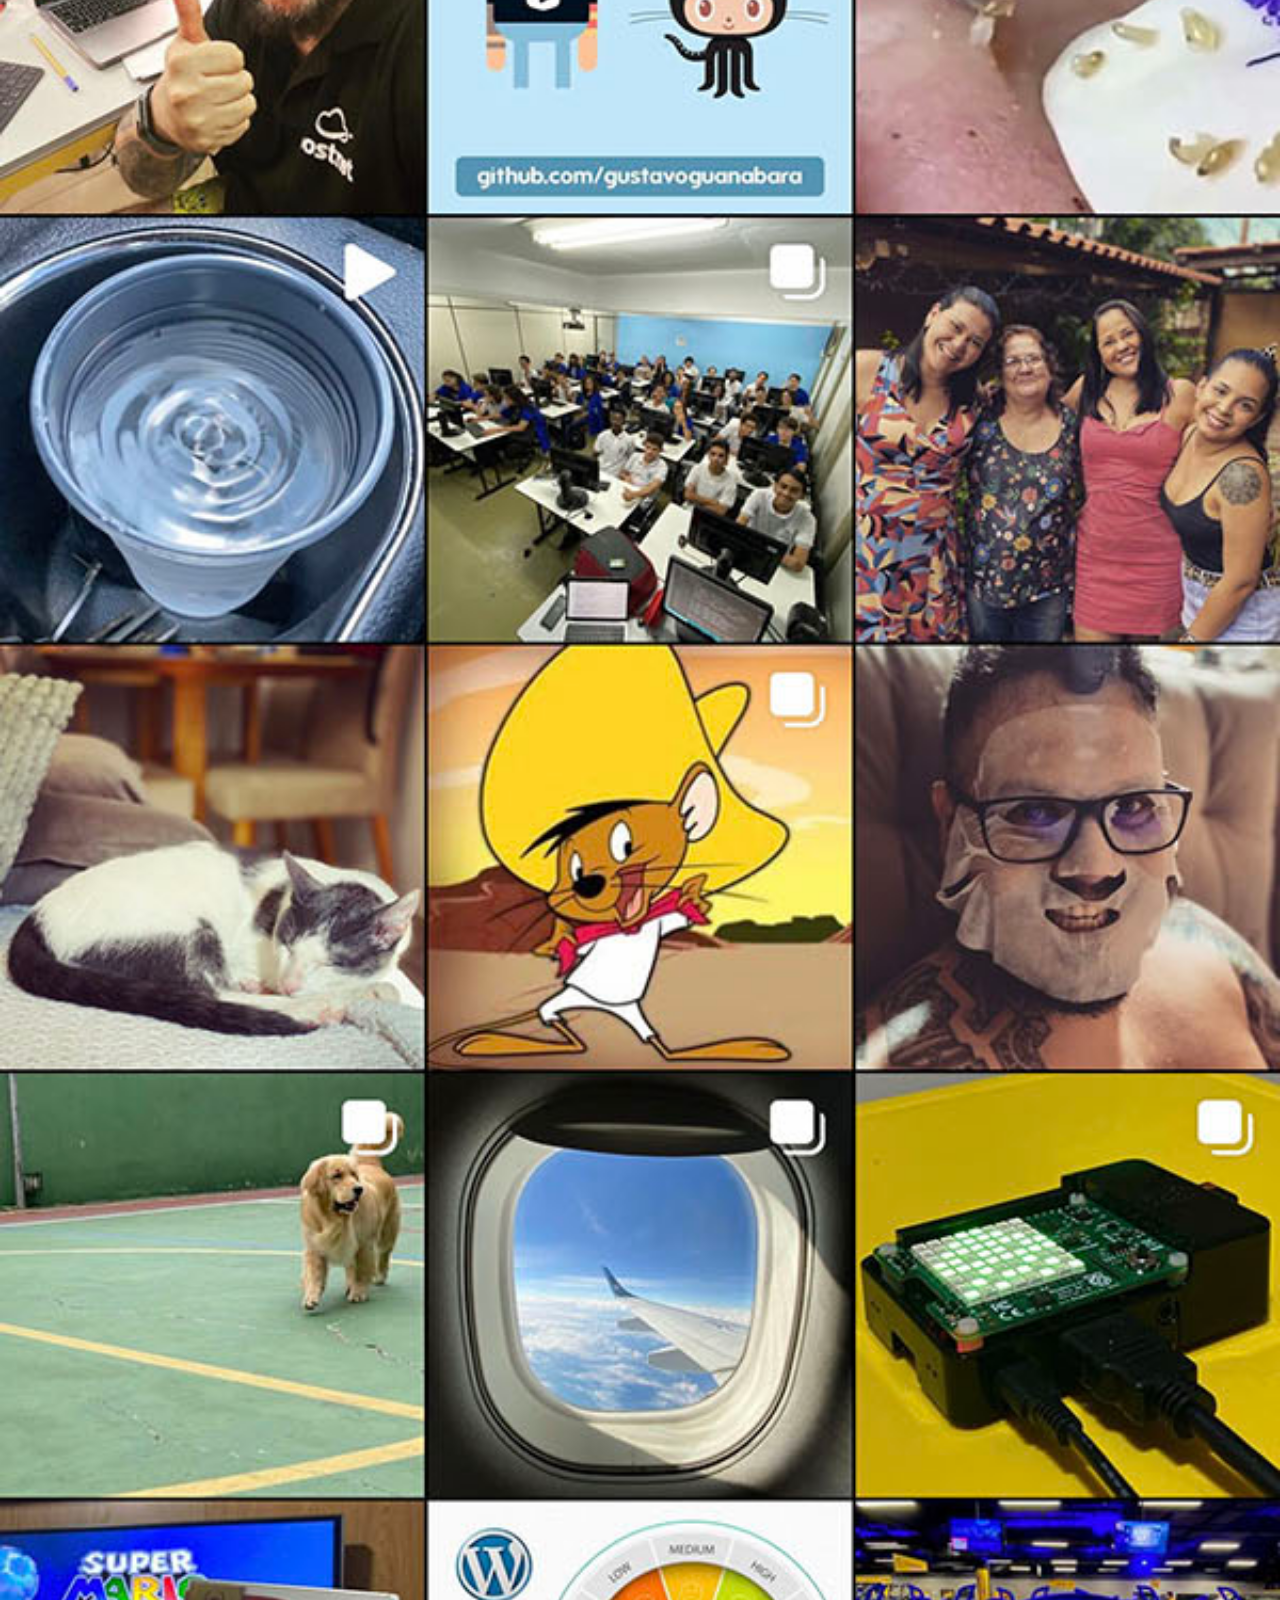
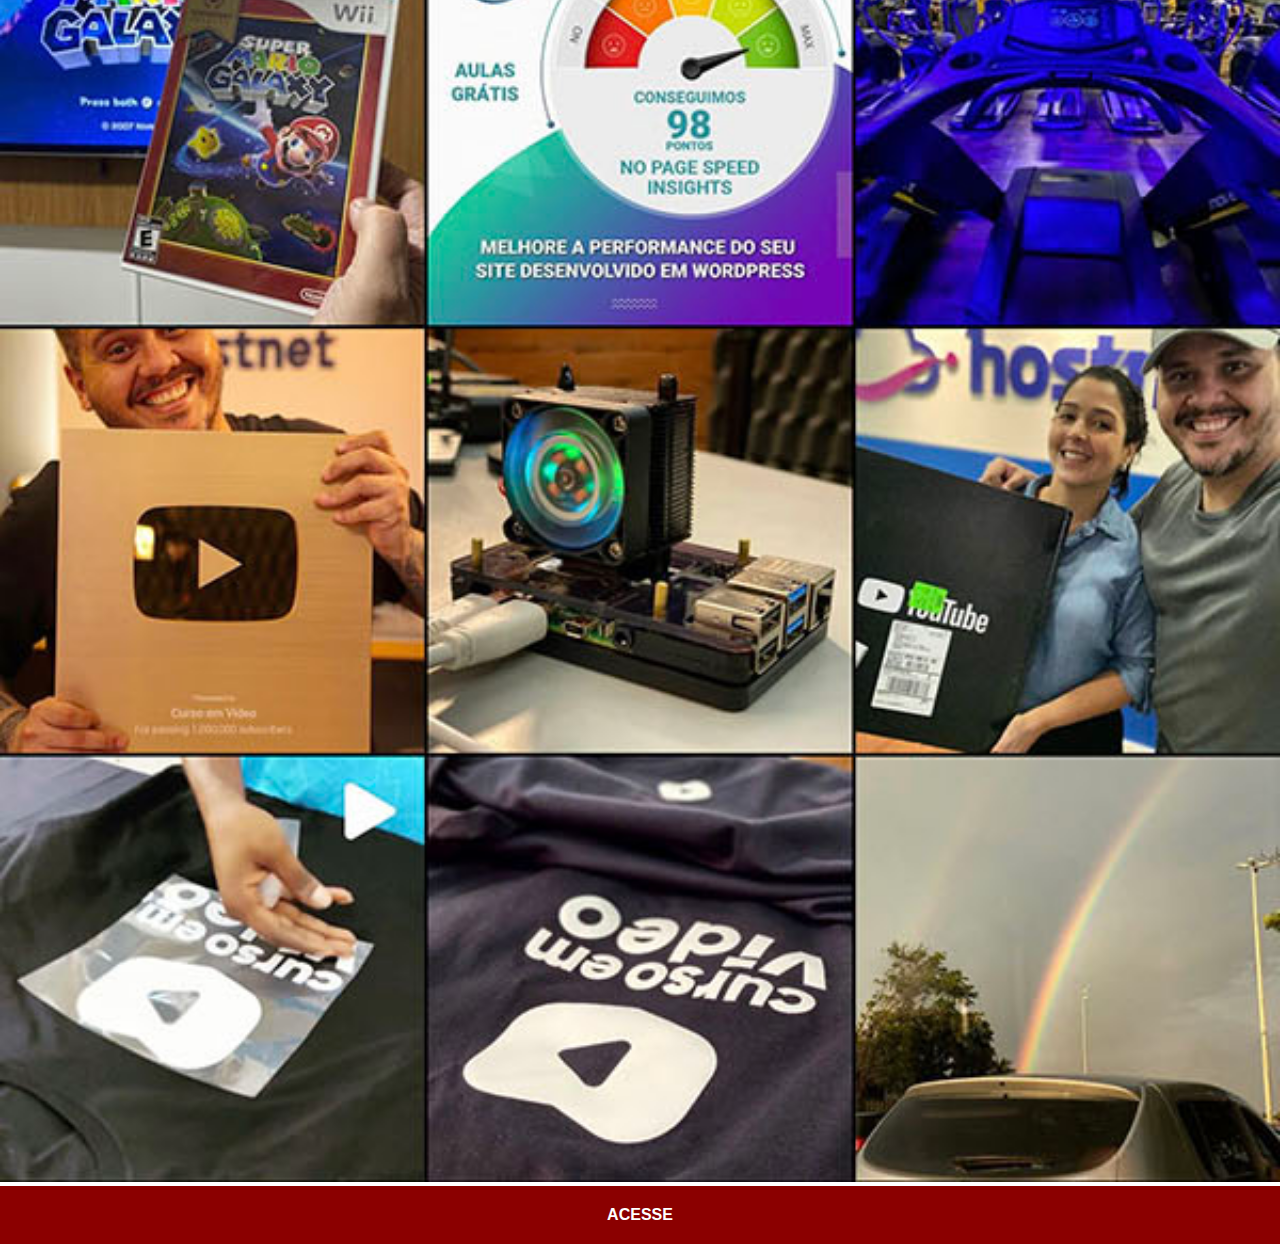
<file: instagram.html>
<!DOCTYPE html>
<html lang="en">
<head>
    <meta charset="UTF-8">
    <meta http-equiv="X-UA-Compatible" content="IE=edge">
    <meta name="viewport" content="width=device-width, initial-scale=1.0">
    <title>Instagram</title>
    <link rel="stylesheet" href="estilos/social.css">
</head>
<body>
    <img src="imagens/tela-instagram.jpg" alt="Instagram">
    <a href="https://www.instagram.com/gustavoguanabara/" target="_blank"> ACESSE</a>
    
</body>
</html>
</file>
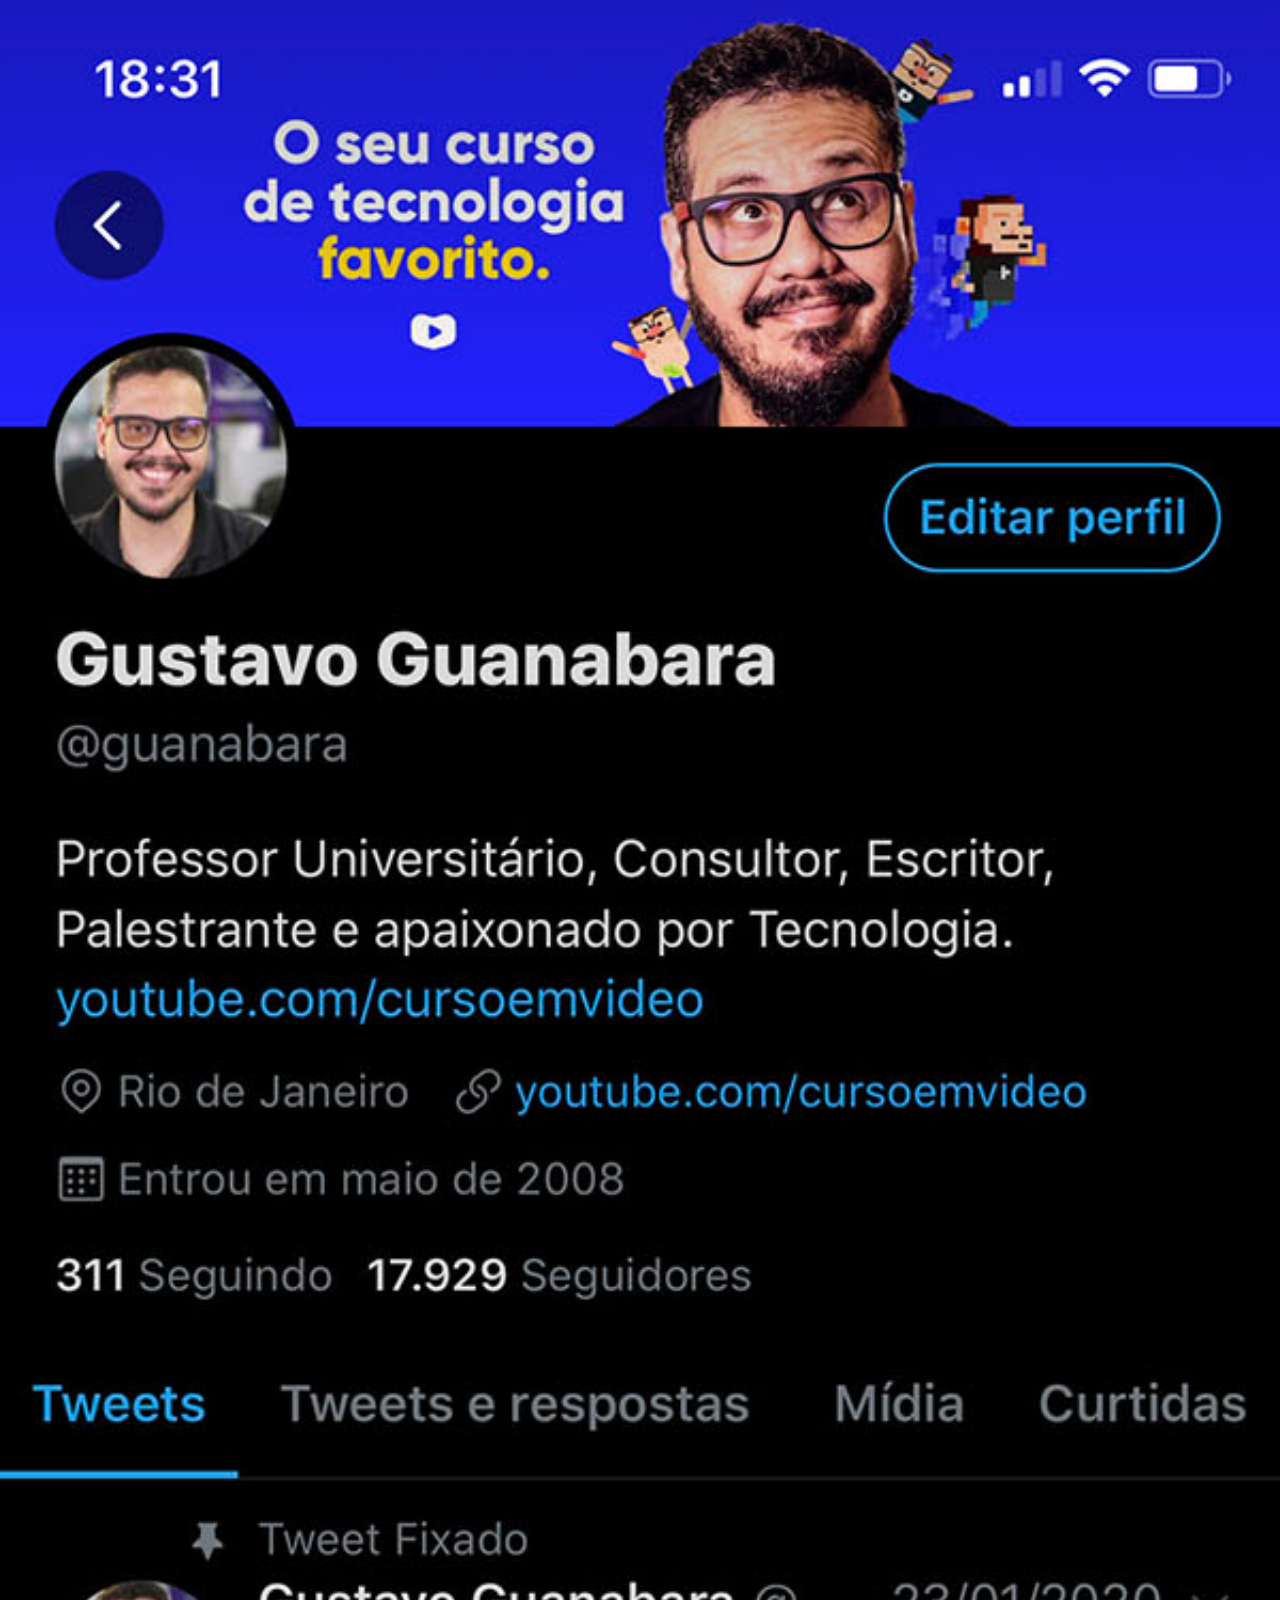
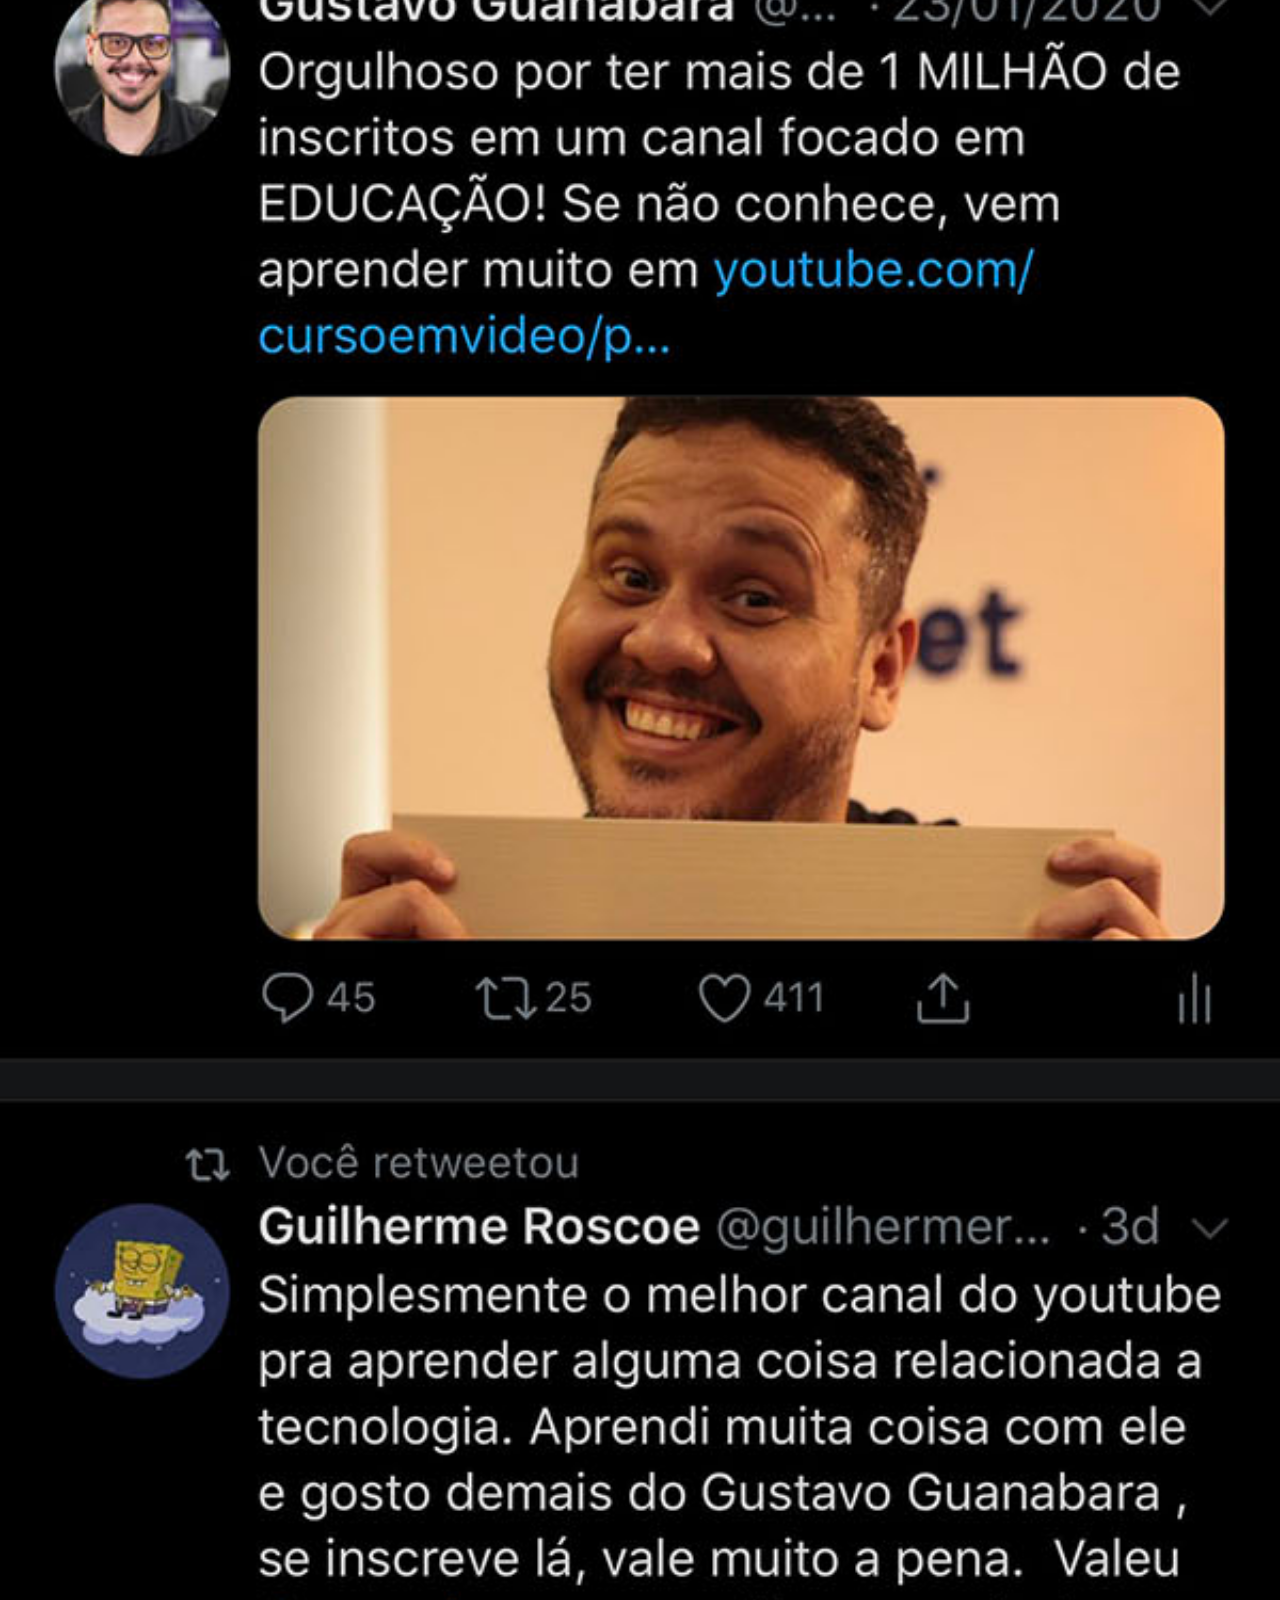
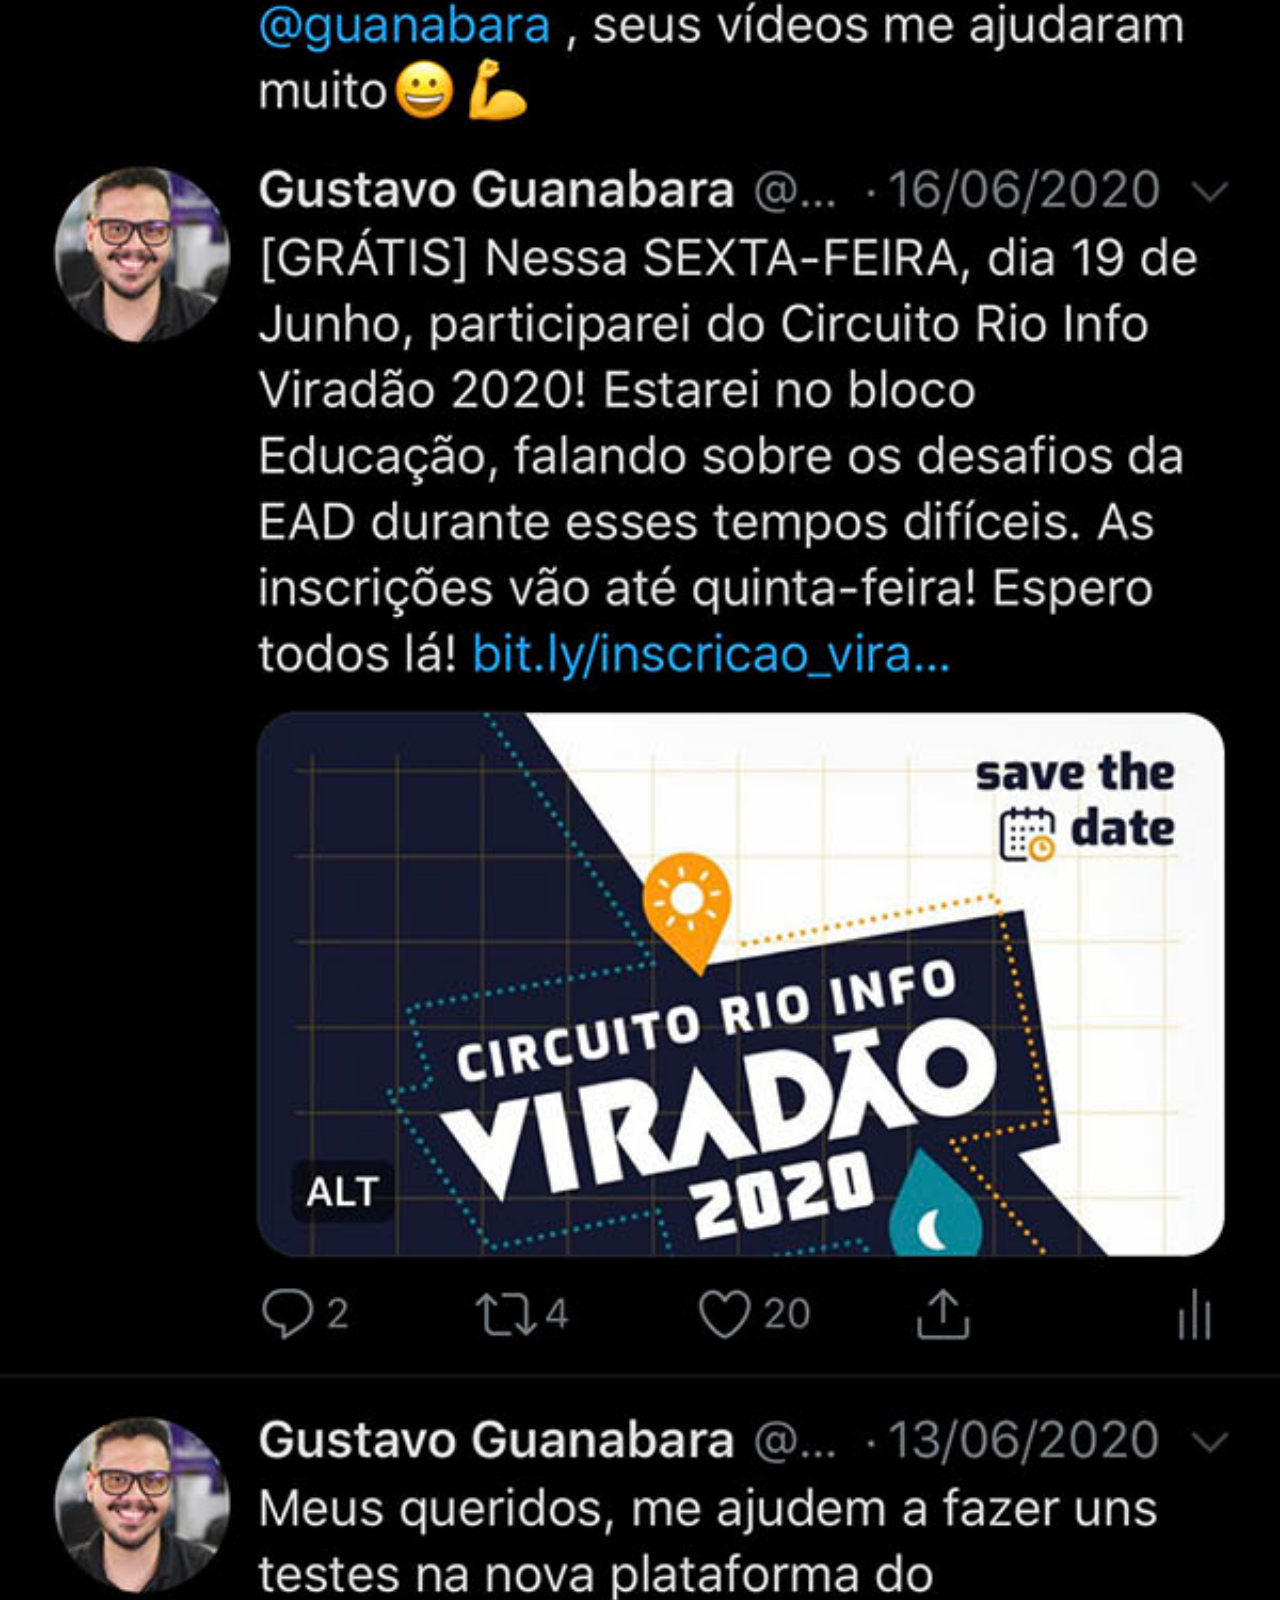
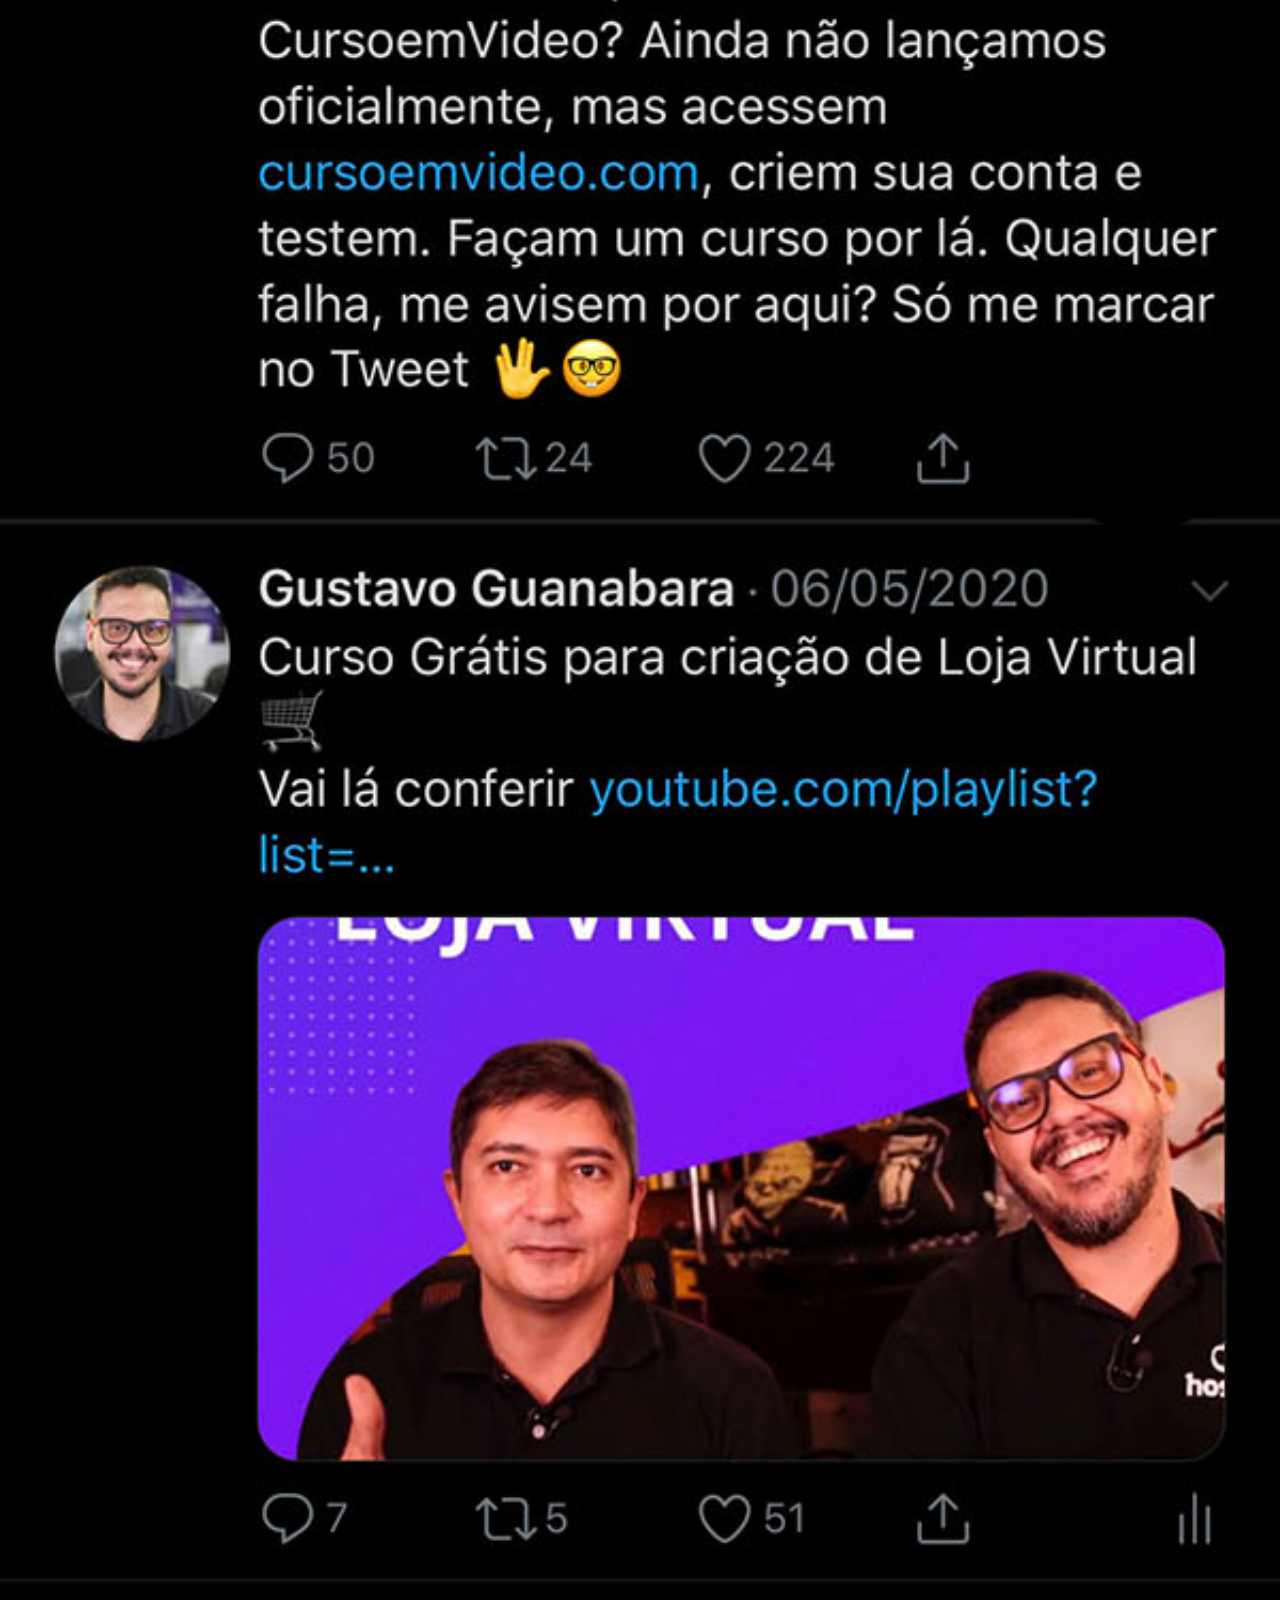
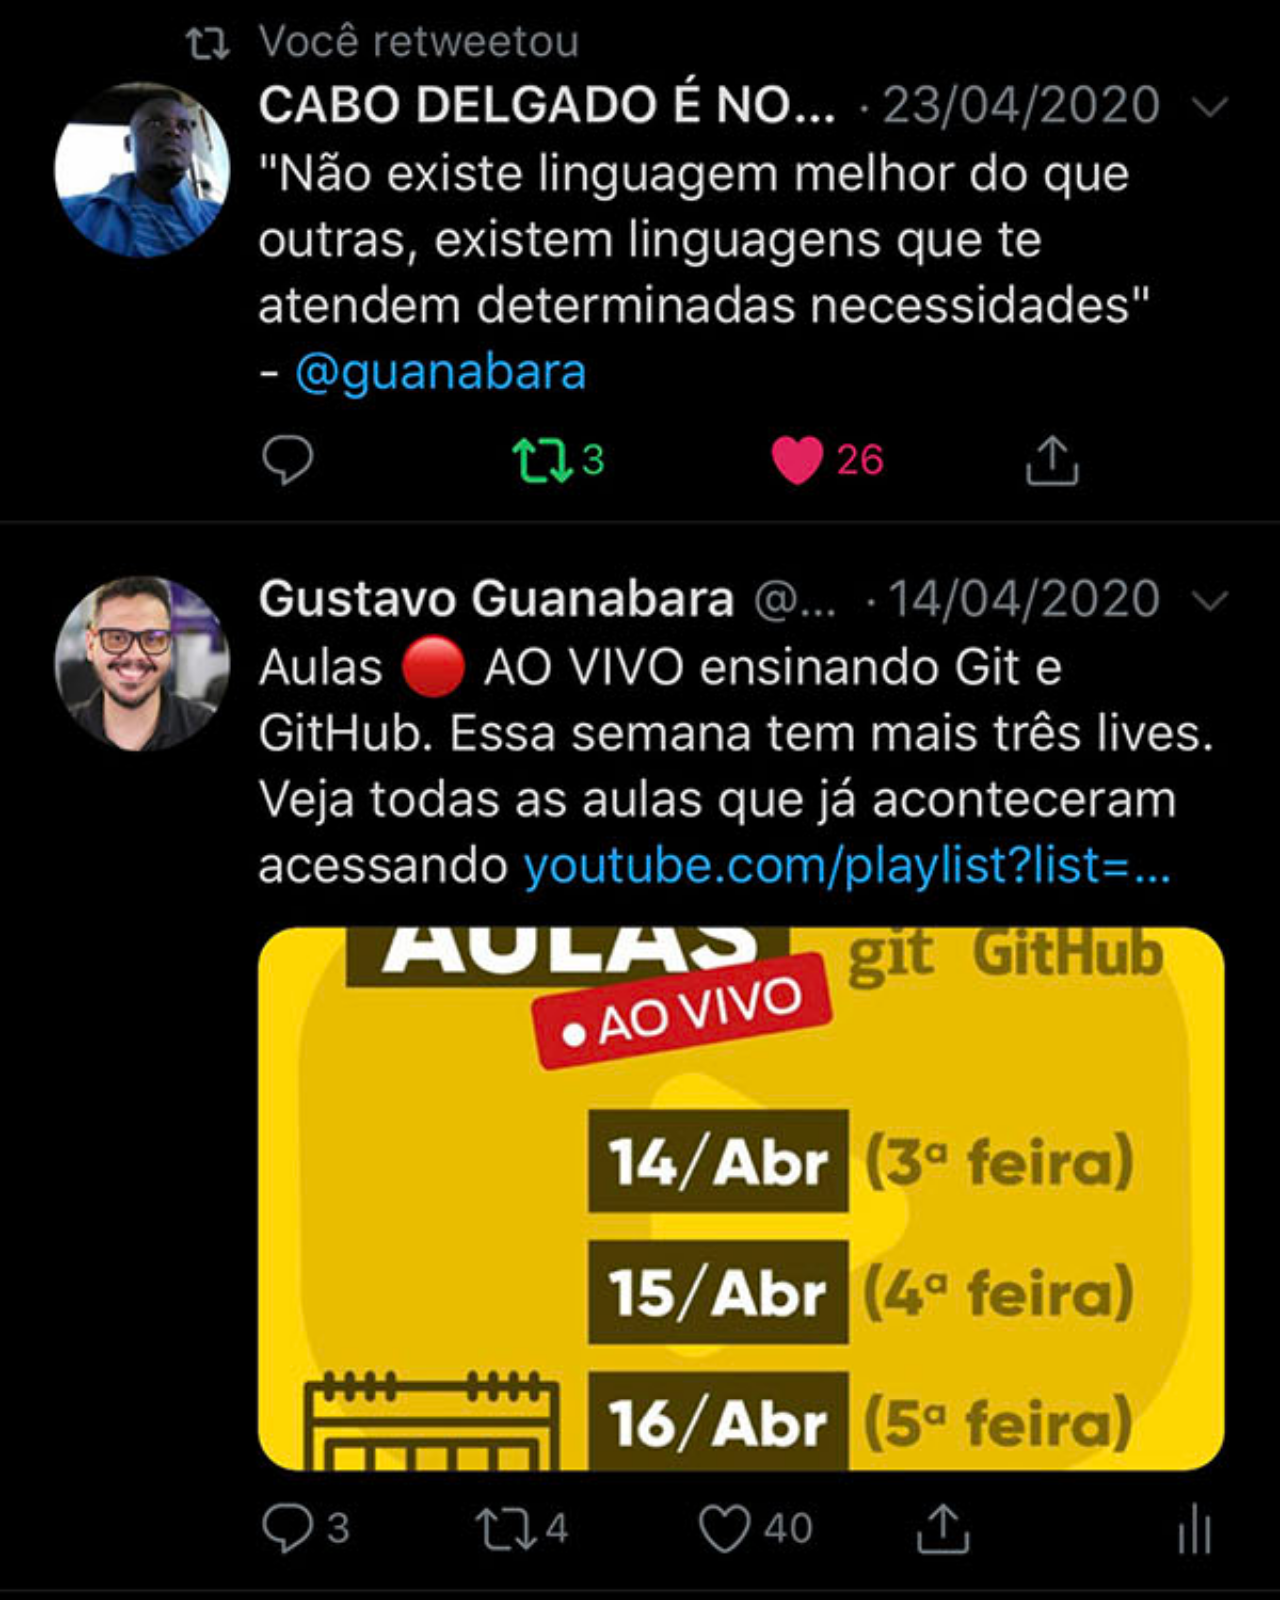
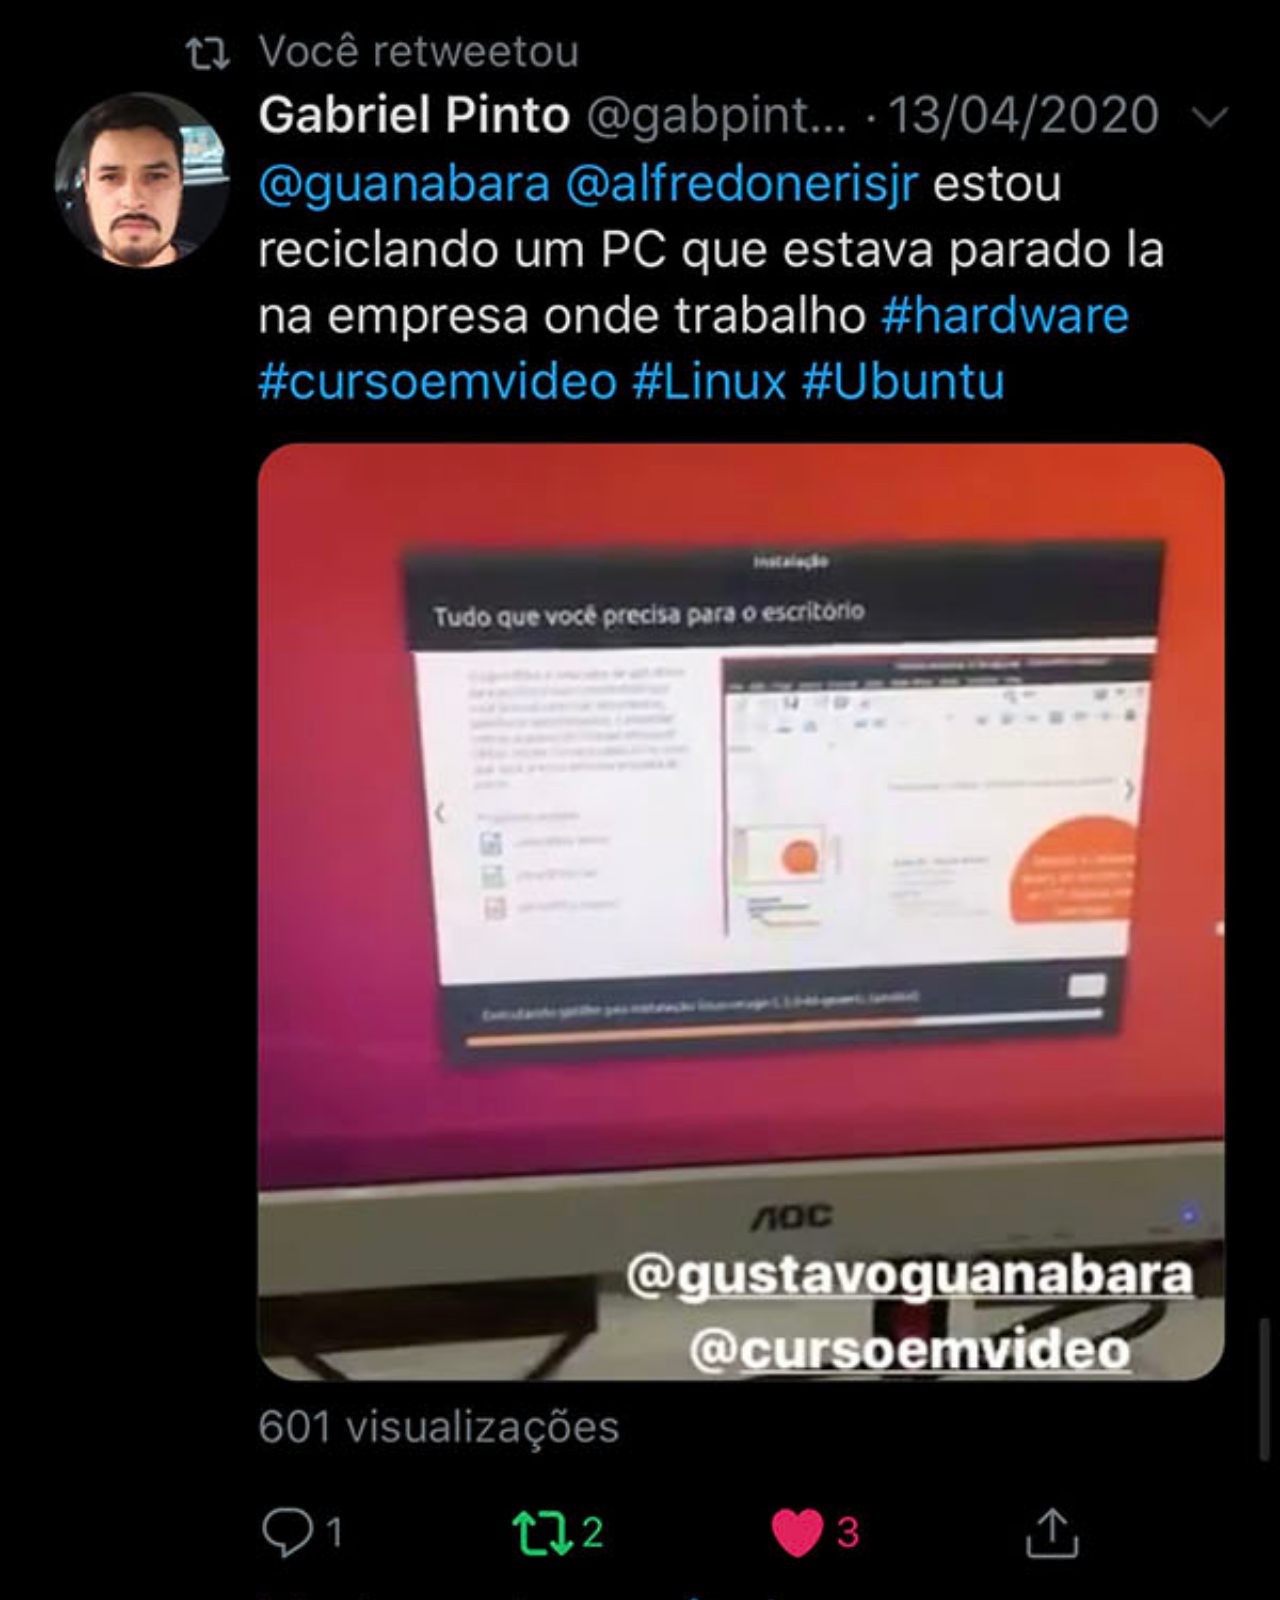
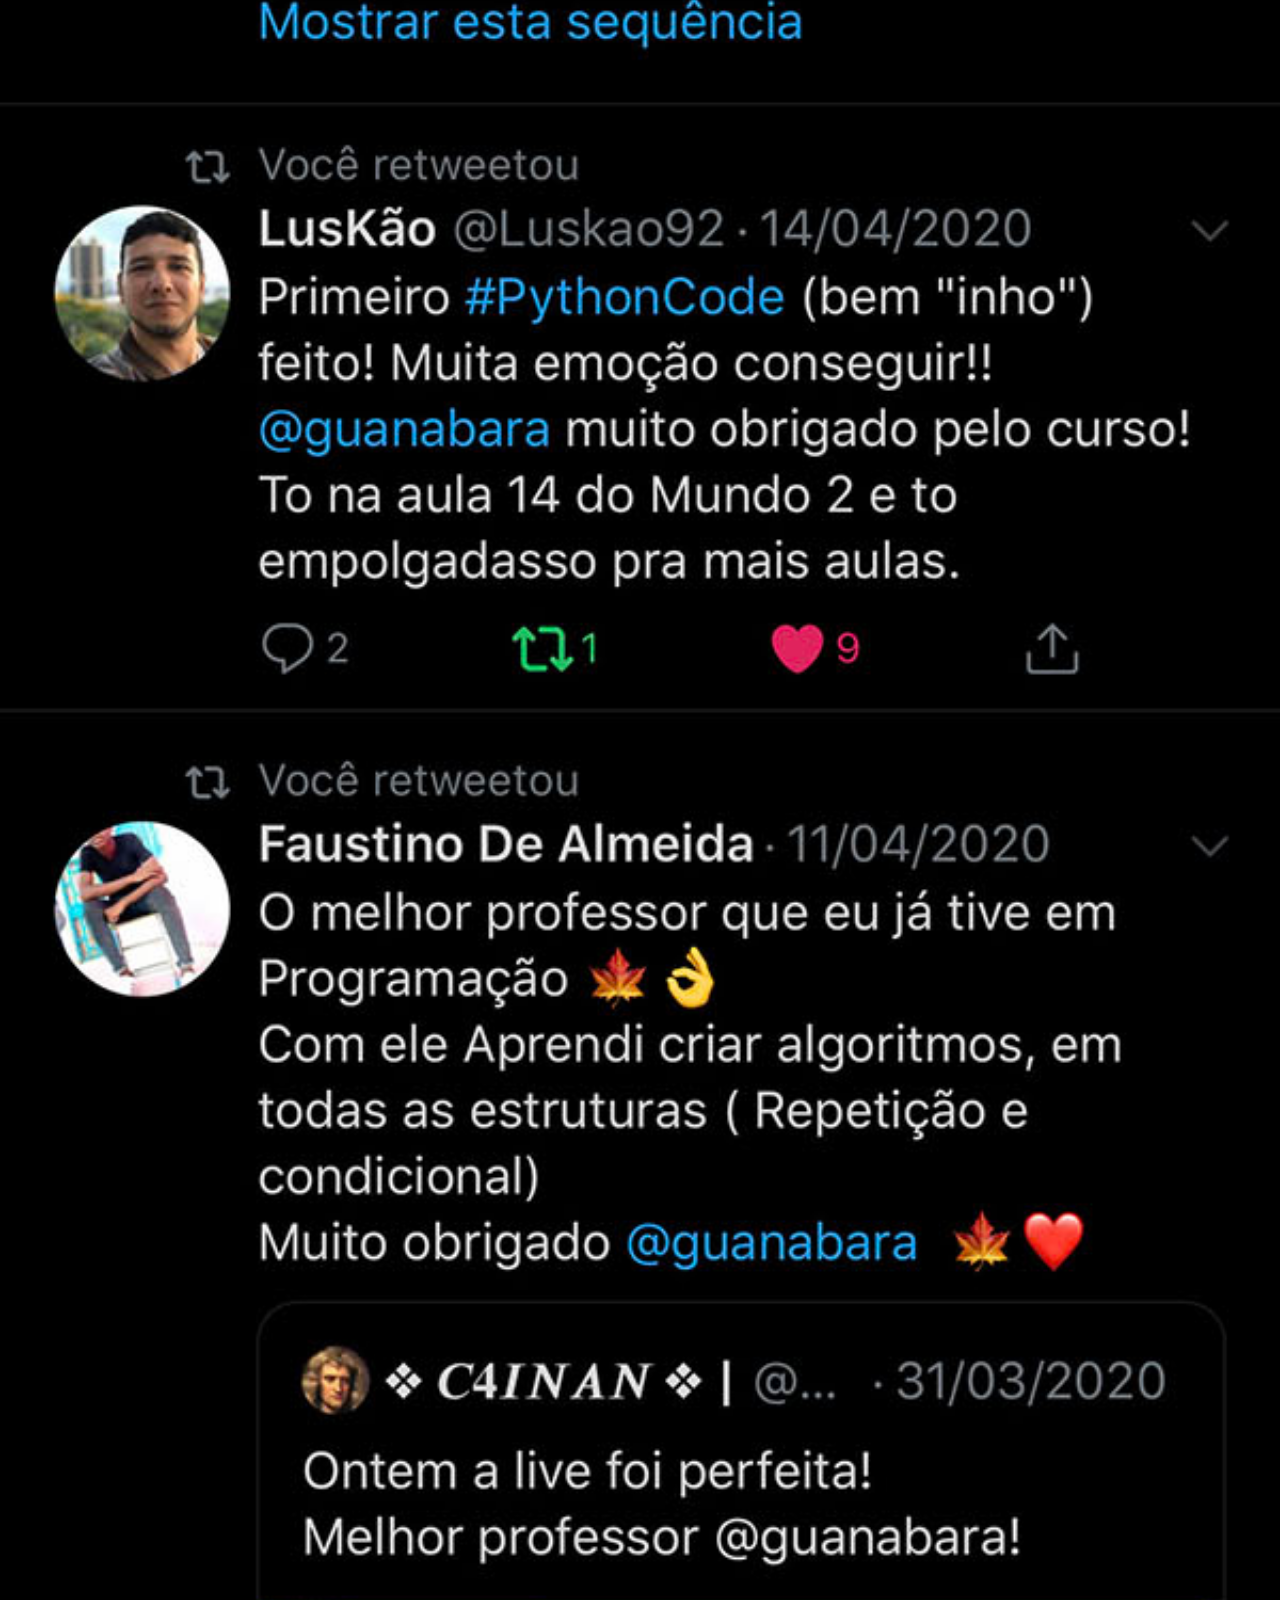
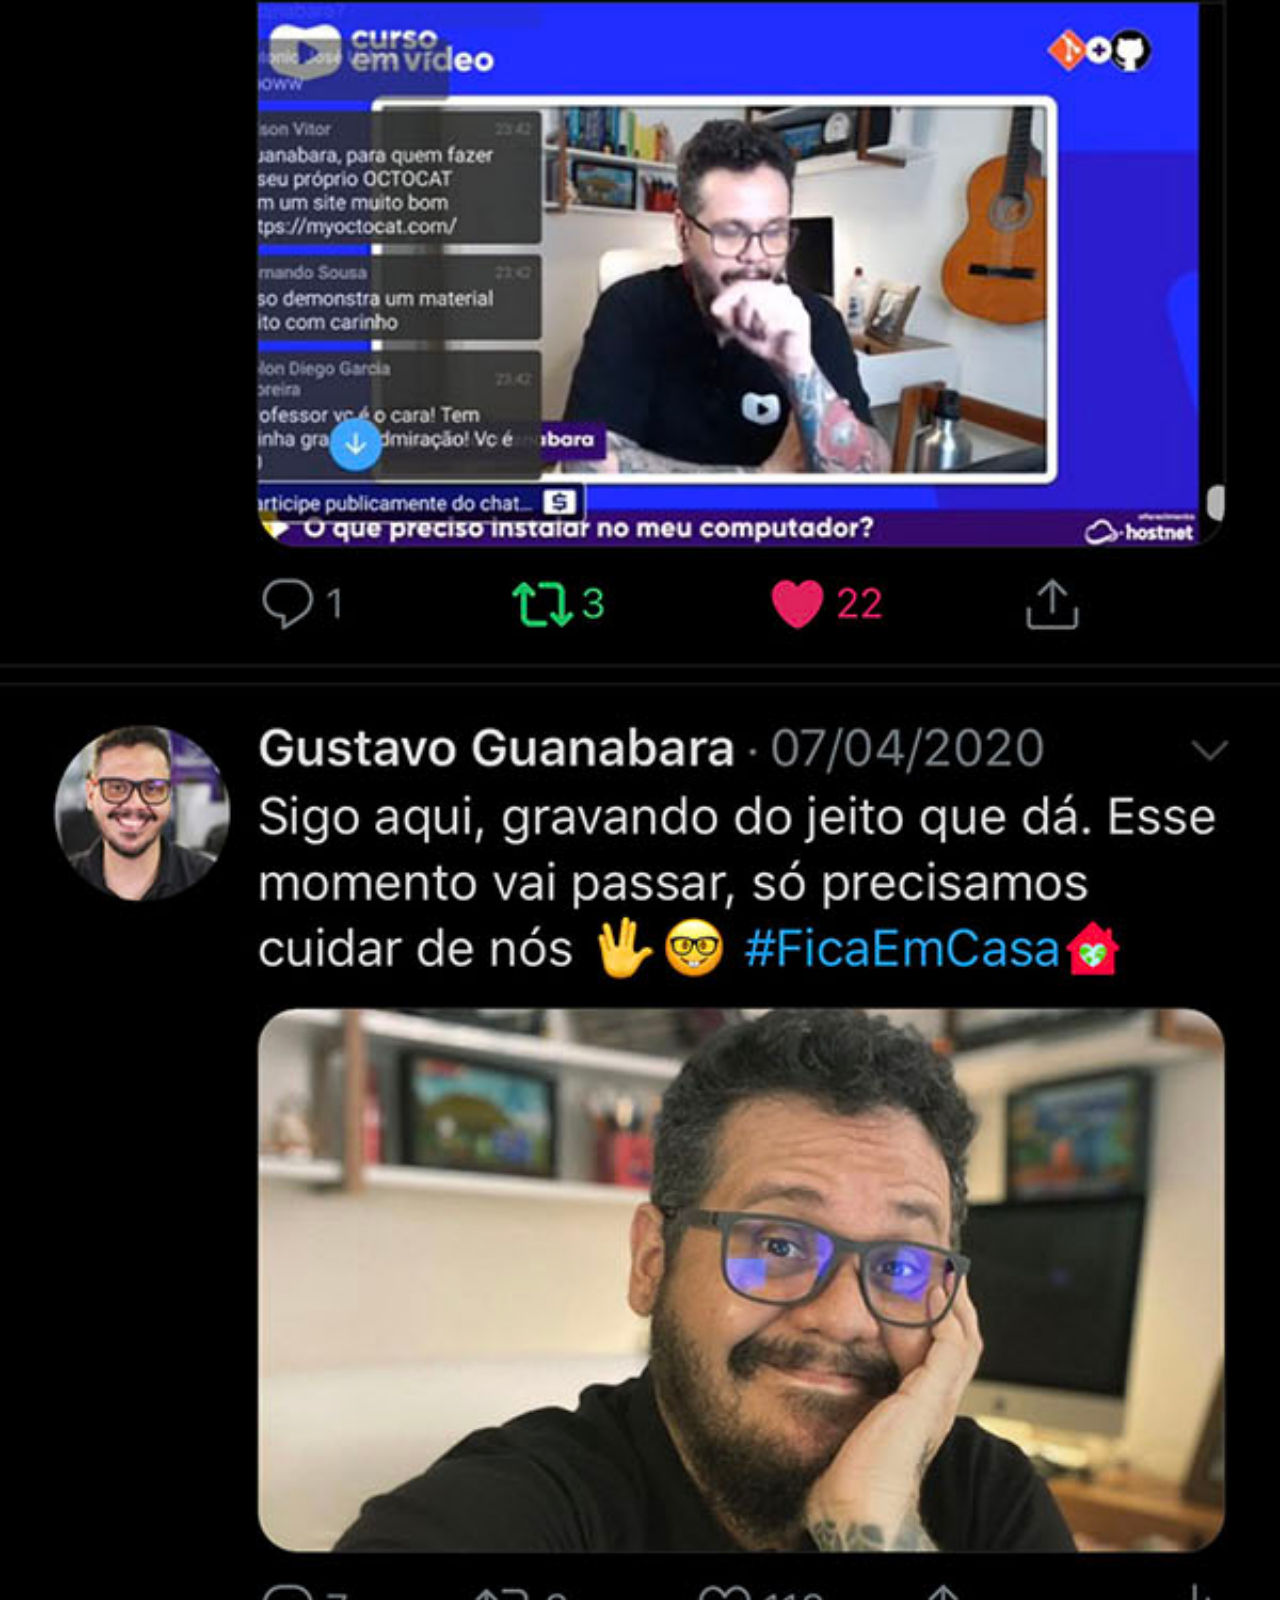
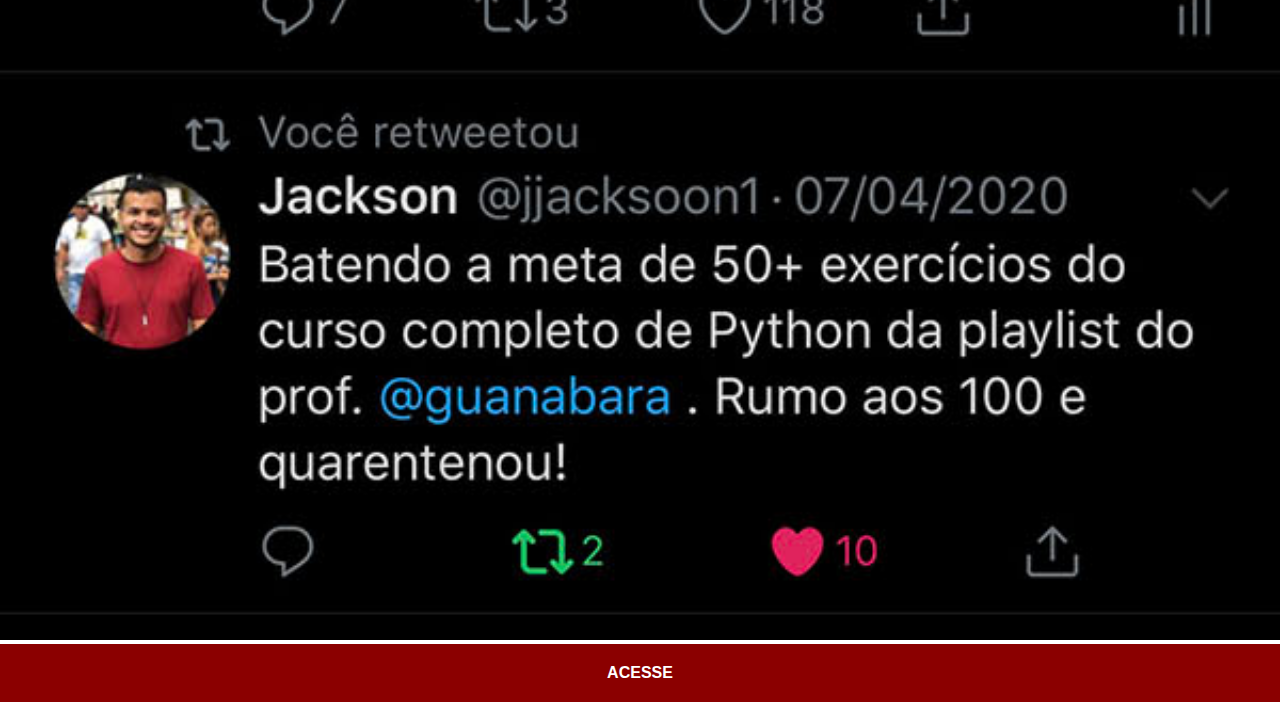
<file: twitter.html>
<!DOCTYPE html>
<html lang="en">
<head>
    <meta charset="UTF-8">
    <meta http-equiv="X-UA-Compatible" content="IE=edge">
    <meta name="viewport" content="width=device-width, initial-scale=1.0">
    <title>Twitter </title>
    <link rel="stylesheet" href="estilos/social.css">
</head>
<body>
    <img src="imagens/tela-twitter.jpg" alt="Twitter">
    <a href="https://twitter.com/guanabara" target="_blank">ACESSE</a>
    
</body>
</html>
</file>
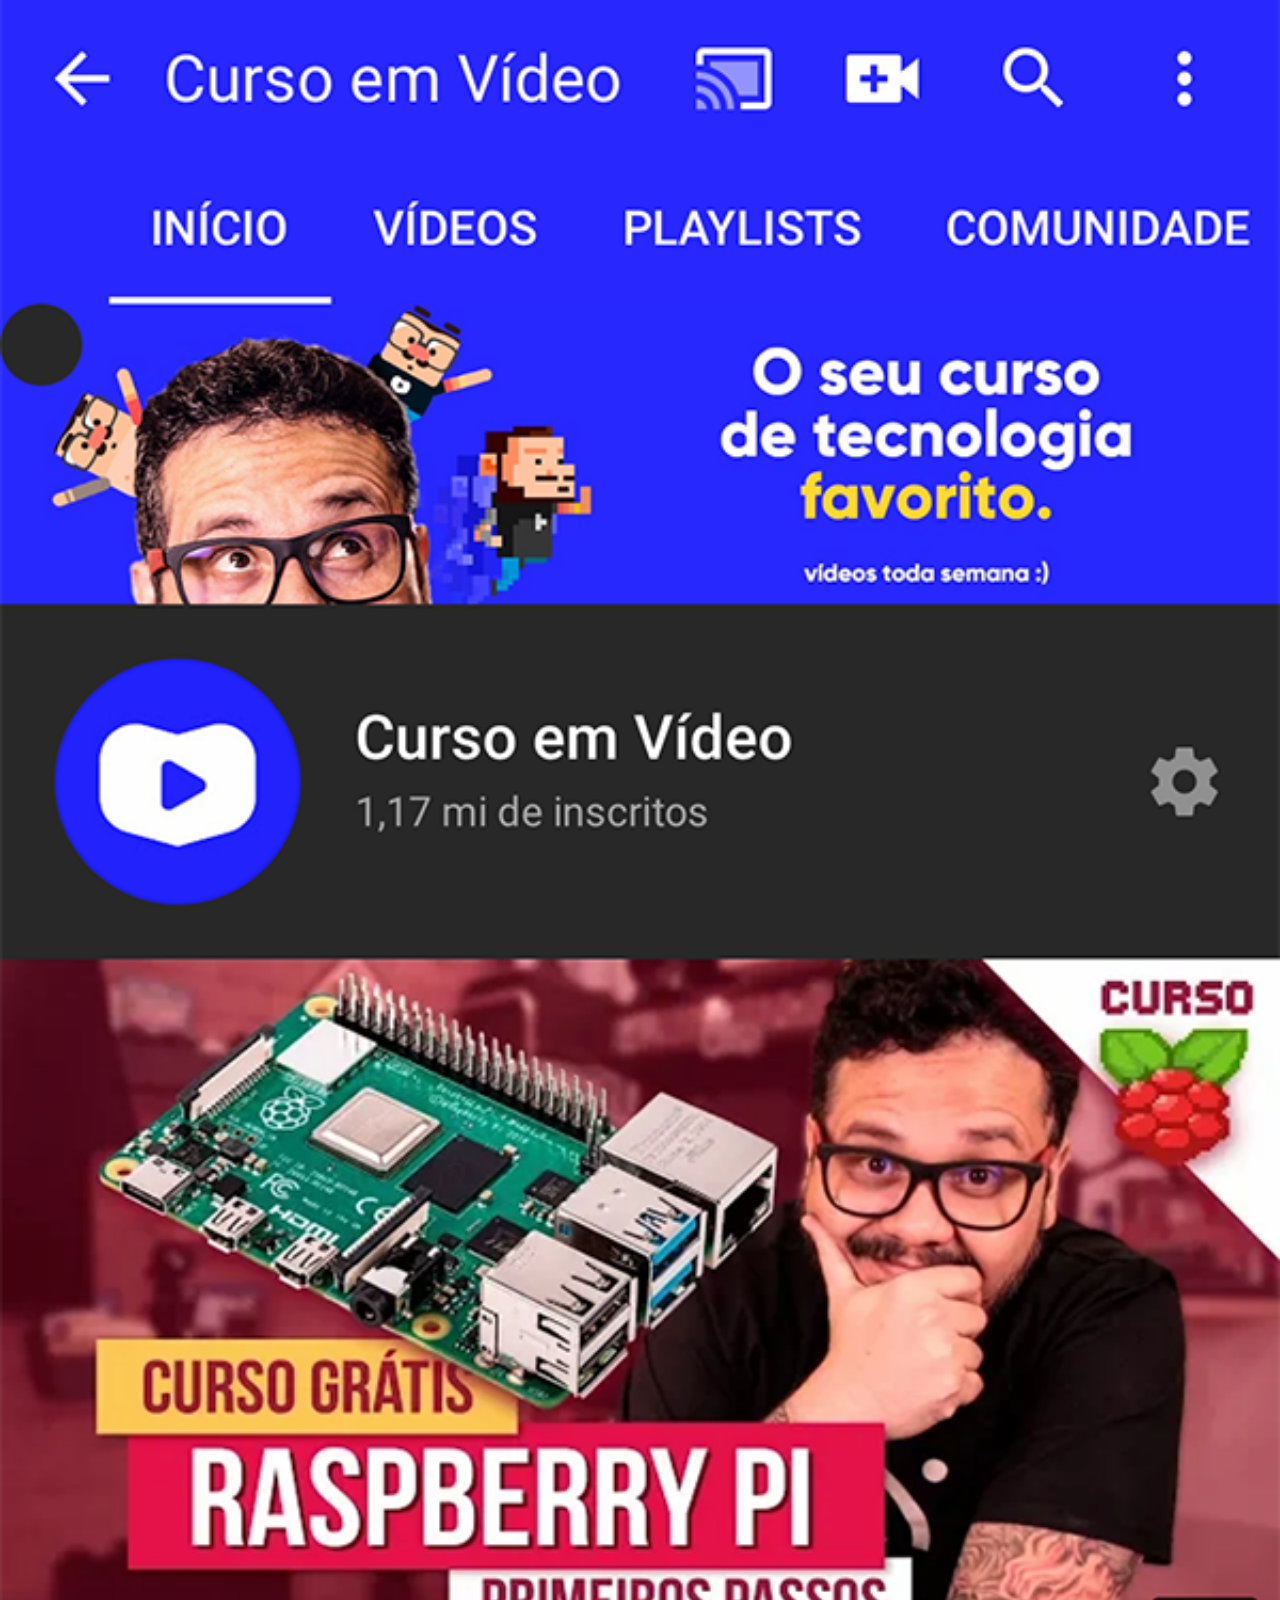
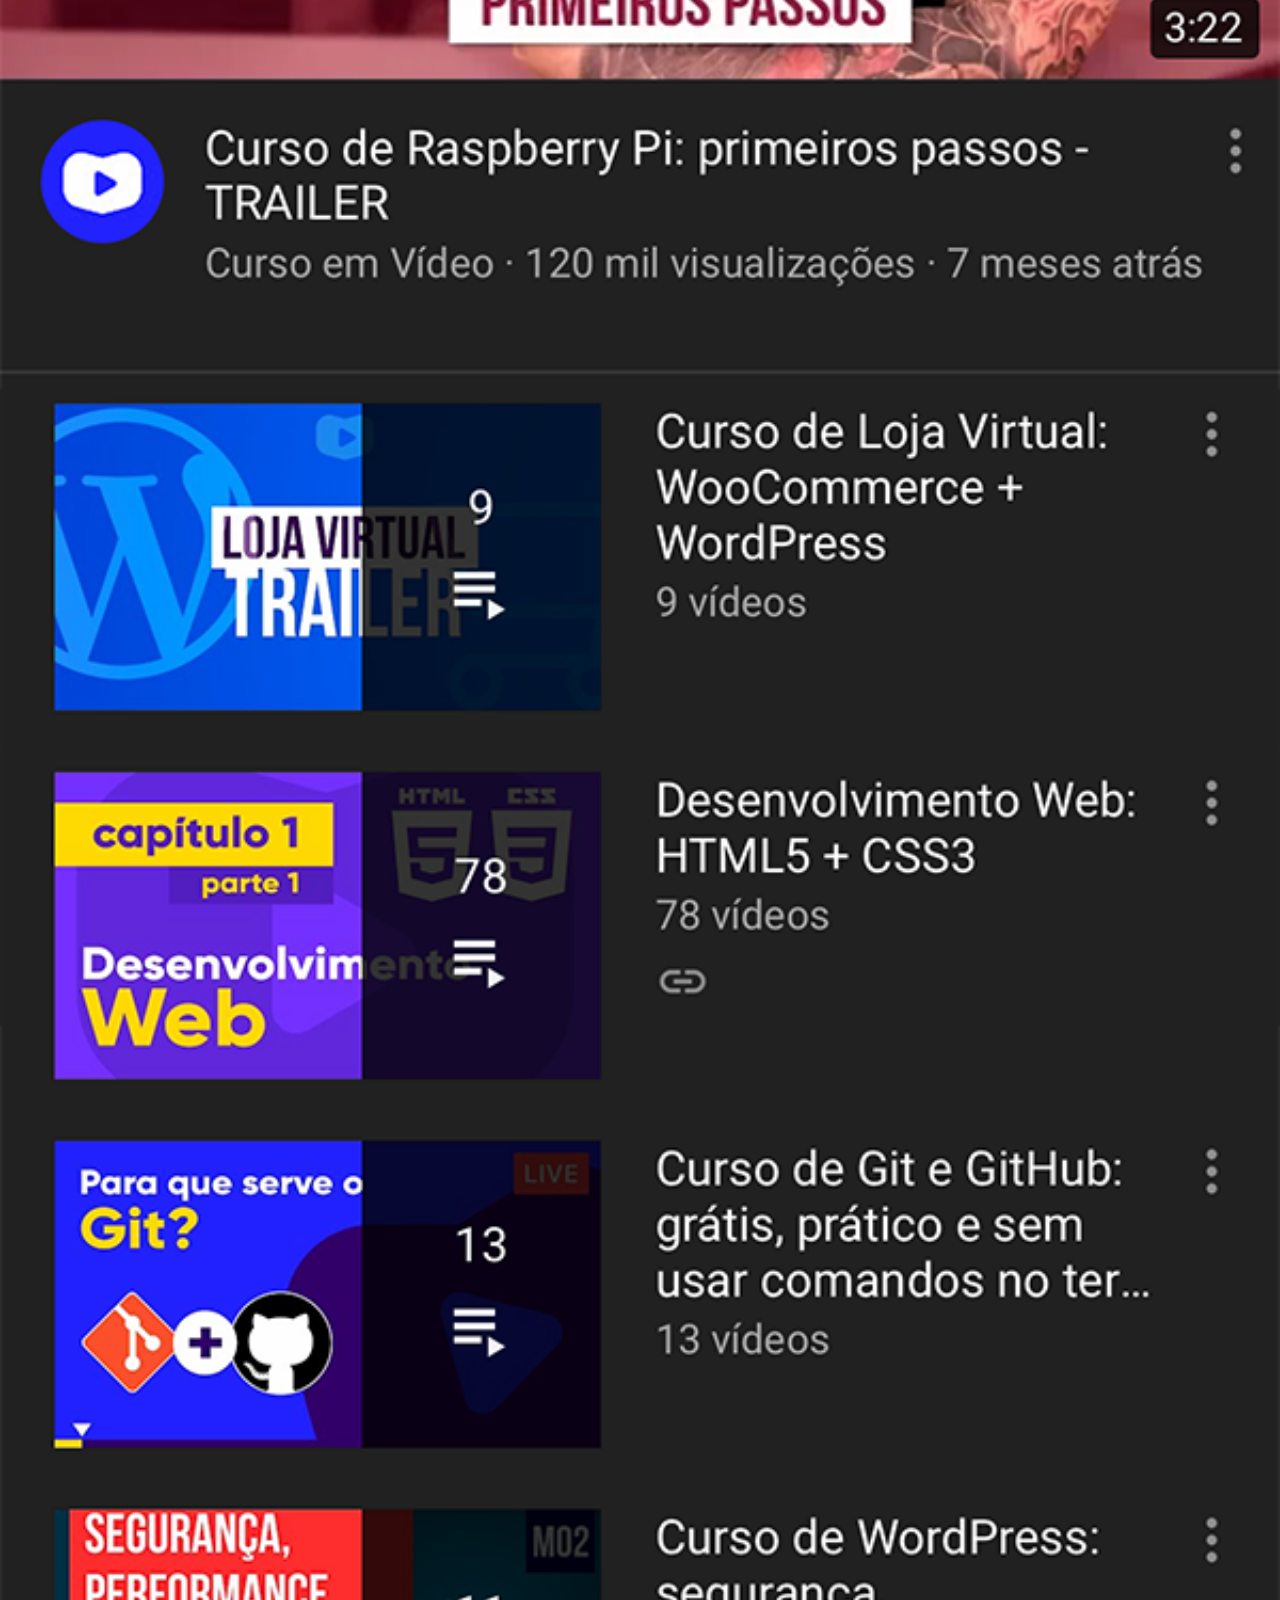
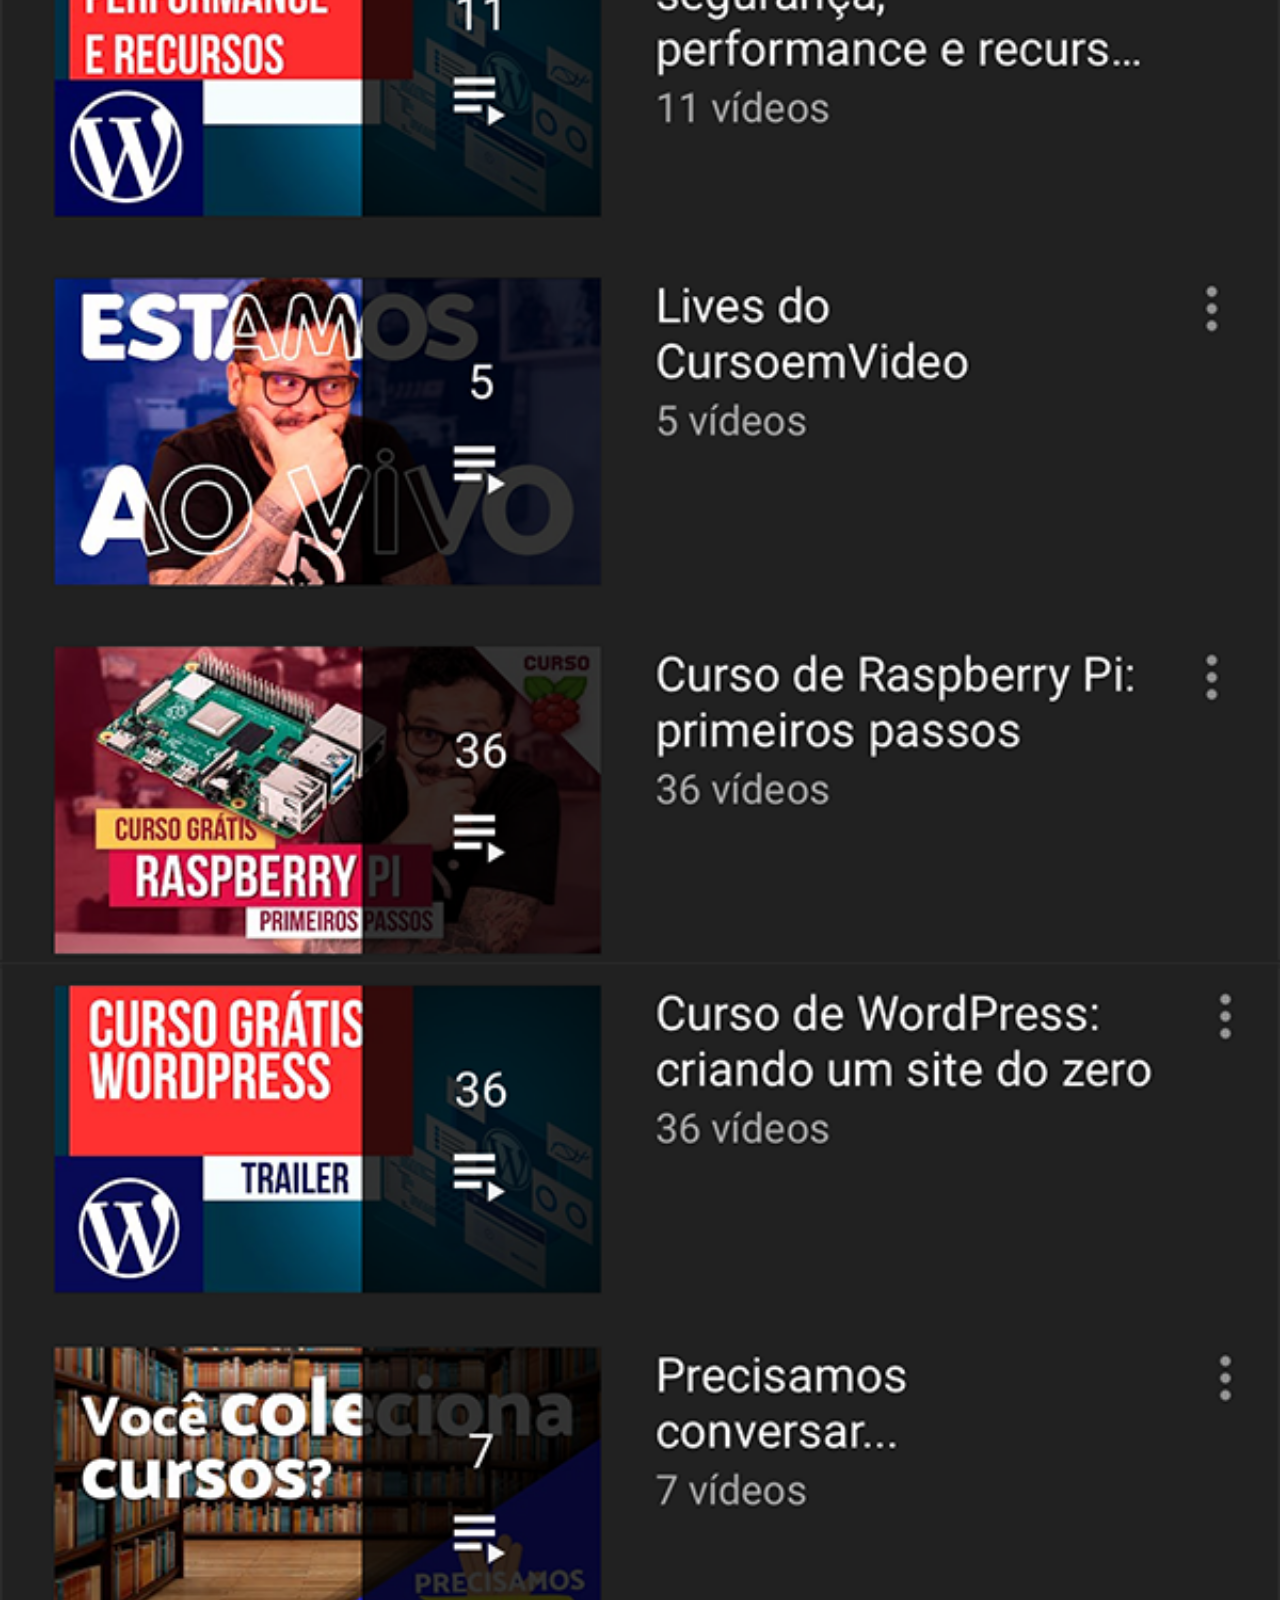
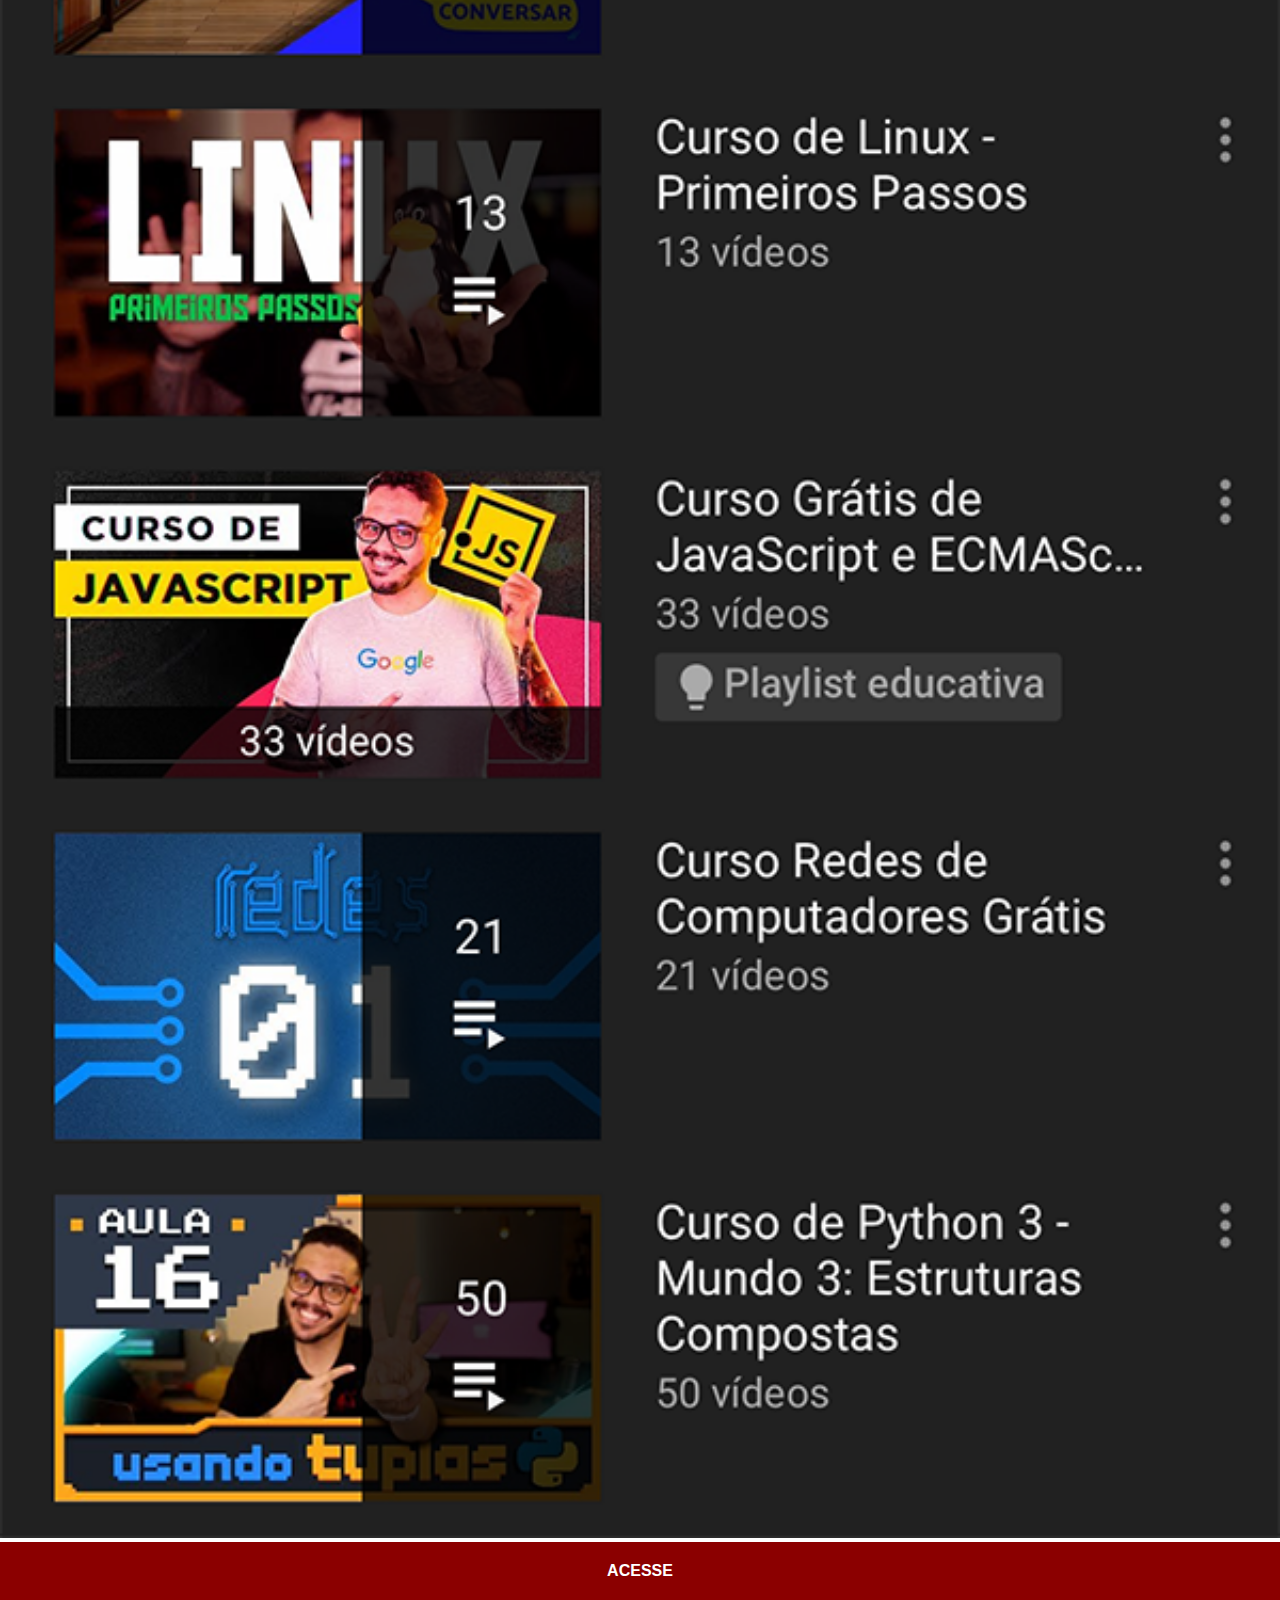
<file: youtube.html>
<!DOCTYPE html>
<html lang="en">
<head>
    <meta charset="UTF-8">
    <meta http-equiv="X-UA-Compatible" content="IE=edge">
    <meta name="viewport" content="width=device-width, initial-scale=1.0">
    <title>Youtube</title>
    <link rel="stylesheet" href="estilos/social.css">
</head>
<body>
    <img src="imagens/tela-youtube.png" alt="Youtube">
    <a href="https://www.youtube.com/@CursoemVideo/playlists" target="_blank"> ACESSE</a>
    
</body>
</html>
</file>
<file: estilos/style.css>
@charset "UTF-8";

*{
    margin: 0px;
    padding: 0px;
    font-family: Arial, Helvetica, sans-serif;
}

html, body{
    height: 100vh;
    width: 100vw;
    background-color: black;

}

body{
    background: url(../imagens/fundo-madeira.jpg) no-repeat top center;
    background-size: cover;
    background-attachment: fixed;
}

main{
    position: relative;
    height: 100vh;

}

section#smartphone{
    position: absolute;
    top: 50%;
    left: 50%;
    transform: translate(-50%, -50%);

    height: 627px;
    width: 311px;
    background: url('../imagens/frame-iphone.png') no-repeat;
}

iframe#screen{
    position: relative;
    top: 80px;
    left: 22px;
    width: 267px;
    height: 471px;
}

section#social-media{
    text-align: right;
}

section#social-media img{
    width: 50px;
    margin: 10px;
    border-radius: 50%;
    box-shadow: 2px 2px 5px rgba(0, 0, 0, 0.699);
    box-sizing: border-box;


} 

section#social-media img:hover{
    border: 2px solid white;
    transform: translate(-3px, -3px);
    box-shadow: 5px 5px 10px rgba(0, 0, 0, 0.685);
    transition: transform 0.3s;
</file>
<file: estilos/social.css>
@charset "UTF-8";
*{
    margin: 0;
    padding: 0;
    font-family: Arial, Helvetica, sans-serif;
}

::-webkit-scrollbar{
    width: 0px;
    height: 0px;

}

img{
    width: 100%;

}
a{
    display: block;
    background-color: darkred; 
    color: white;
    padding: 20px;
    text-align: center;
    font-weight: bolder;
    text-decoration: none;

}

a:hover{
    background-color: red;
}
</file>
